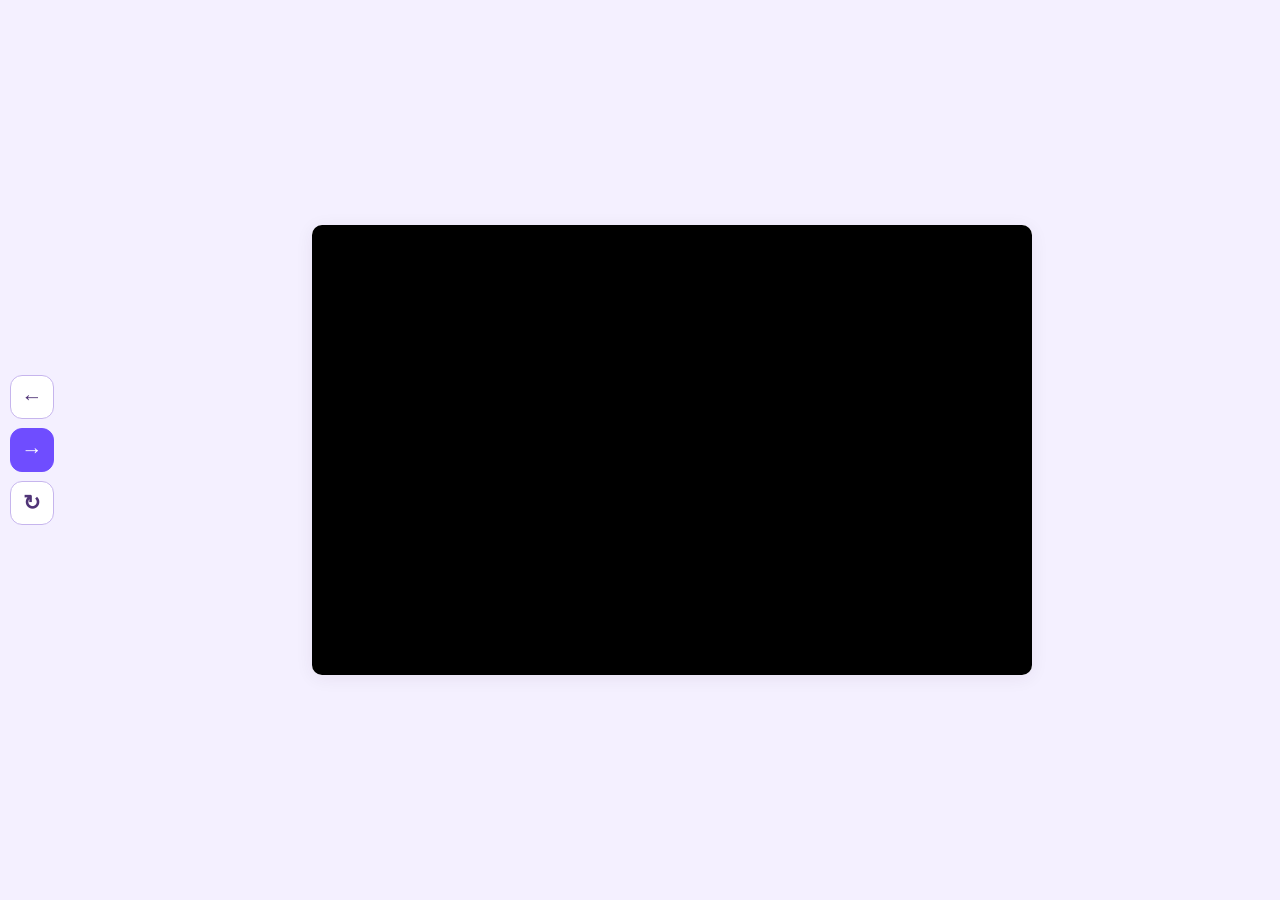
<file: index.html>
<!doctype html>
<html lang="it"><head><meta charset="utf-8"><meta name="viewport" content="width=device-width,initial-scale=1,viewport-fit=cover"><meta name="theme-color" content="#f4f0ff"><title>Presentazione da mobile</title>
<style>
*{box-sizing:border-box}html{width:100%;height:100%;overflow:hidden;overscroll-behavior:none}
body{margin:0;position:fixed;left:var(--app-left,0px);top:var(--app-top,0px);width:var(--app-width,100%);height:var(--app-height,100dvh);display:grid;grid-template-columns:calc(64px + env(safe-area-inset-left,0px)) minmax(0,1fr);overflow:hidden;font-family:Arial,sans-serif;background:#f4f0ff;color:#342246}
aside{display:flex;align-items:center;justify-content:center;padding-left:env(safe-area-inset-left,0px);z-index:2}
nav{display:flex;flex-direction:column;gap:9px}
button{width:44px;height:44px;padding:0;border:1px solid #c6b5ed;border-radius:12px;background:white;color:#503477;font:600 21px Arial;cursor:pointer;touch-action:manipulation}
button.primary{background:#6f4dff;color:white;border-color:#6f4dff}button:disabled{opacity:.45}
button:focus-visible{outline:3px solid #00bebb;outline-offset:2px}
main{min-width:0;min-height:0;display:grid;place-items:center;overflow:hidden;contain:strict;padding:16px max(16px,env(safe-area-inset-right,0px)) 16px 16px}
#presentationSurface{position:relative;overflow:hidden;contain:strict;background:white;border-radius:10px;box-shadow:0 3px 18px #34224612}
#presentationCanvas{position:absolute;left:0;top:0;width:1440px;height:900px;transform-origin:0 0}iframe{display:block;width:1440px;min-width:1440px;max-width:1440px;height:900px;min-height:900px;max-height:900px;border:0}
</style></head>
<body>
<aside><nav aria-label="Controlli presentazione"><button id="prev" aria-label="Indietro" disabled>←</button><button id="next" class="primary" aria-label="Avanti" disabled>→</button><button id="restart" aria-label="Ricomincia" disabled>↻</button></nav></aside>
<main id="screen"><div id="presentationSurface"><div id="presentationCanvas"><iframe id="deck" width="1440" height="900" scrolling="no" src="presentazione.html?v=video-6" title="Presentazione One Tech" allow="autoplay; fullscreen" allowfullscreen></iframe></div></div></main>
<script>
const frame=document.getElementById('deck'),screen=document.getElementById('screen'),surface=document.getElementById('presentationSurface'),canvas=document.getElementById('presentationCanvas');
function fit(){
 const r=screen.getBoundingClientRect(),css=getComputedStyle(screen),w=r.width-parseFloat(css.paddingLeft)-parseFloat(css.paddingRight),h=r.height-parseFloat(css.paddingTop)-parseFloat(css.paddingBottom);
 if(w<=0||h<=0)return;
 const scale=Math.min(w/1440,h/900,.5);
 surface.style.width=(1440*scale)+'px';surface.style.height=(900*scale)+'px';
 // Keep the frame at its design size; scale only the surrounding canvas.
 canvas.style.transform='scale('+scale+')';
}
function viewport(){
 const vv=window.visualViewport,w=vv?.width||document.documentElement.clientWidth,h=vv?.height||innerHeight;
 document.body.style.setProperty('--app-width',w+'px');document.body.style.setProperty('--app-height',h+'px');
 document.body.style.setProperty('--app-left',(vv?.offsetLeft||0)+'px');document.body.style.setProperty('--app-top',(vv?.offsetTop||0)+'px');
 requestAnimationFrame(fit);
}
new ResizeObserver(fit).observe(screen);addEventListener('resize',viewport);addEventListener('pageshow',viewport);
visualViewport?.addEventListener('resize',viewport);visualViewport?.addEventListener('scroll',viewport);
addEventListener('orientationchange',()=>{viewport();[80,250,600].forEach(delay=>setTimeout(viewport,delay))});viewport();
function nav(dir){const action=dir==='forward'?'forward':'backward',win=frame.contentWindow;if(typeof win[action]==='function')win[action]()}
document.getElementById('next').onclick=()=>nav('forward');document.getElementById('prev').onclick=()=>nav('backward');
document.getElementById('restart').onclick=()=>{if(confirm('Ricominciare la presentazione dall’inizio?'))frame.src=frame.getAttribute('src')};
frame.onload=()=>{
 document.querySelectorAll('button').forEach(b=>b.disabled=false);
 const doc=frame.contentDocument;if(doc){
  const style=doc.createElement('style');style.id='mobile-crisp-brand';
  style.textContent='.stage.state-products:not(.world-home):not([class*="zoom-"])>.brand{filter:none!important}.stage.state-products:not(.world-home):not([class*="zoom-"])>.brand>.color-pulse-mark{opacity:1!important;filter:none!important;will-change:auto!important}.stage.state-products:not(.world-home):not([class*="zoom-"])>.brand>.color-pulse-mark path{animation:none!important}.stage.state-products:not(.world-home):not([class*="zoom-"]) .one-inner-light{display:none!important}.nav,.hint{display:none!important}';
  doc.head.appendChild(style);
 }fit();
};
document.addEventListener('keydown',e=>{if(e.key==='ArrowRight'||e.key==='ArrowLeft'){e.preventDefault();nav(e.key==='ArrowRight'?'forward':'backward')}});
</script><script>const architectureMode=new URLSearchParams(location.search).get('architecture');if(['none','extended'].includes(architectureMode)){const frame=document.getElementById('deck');const url=new URL(frame.getAttribute('src'),location.href);url.searchParams.set('architecture',architectureMode);frame.src=url.href;}</script></body></html>
</file>
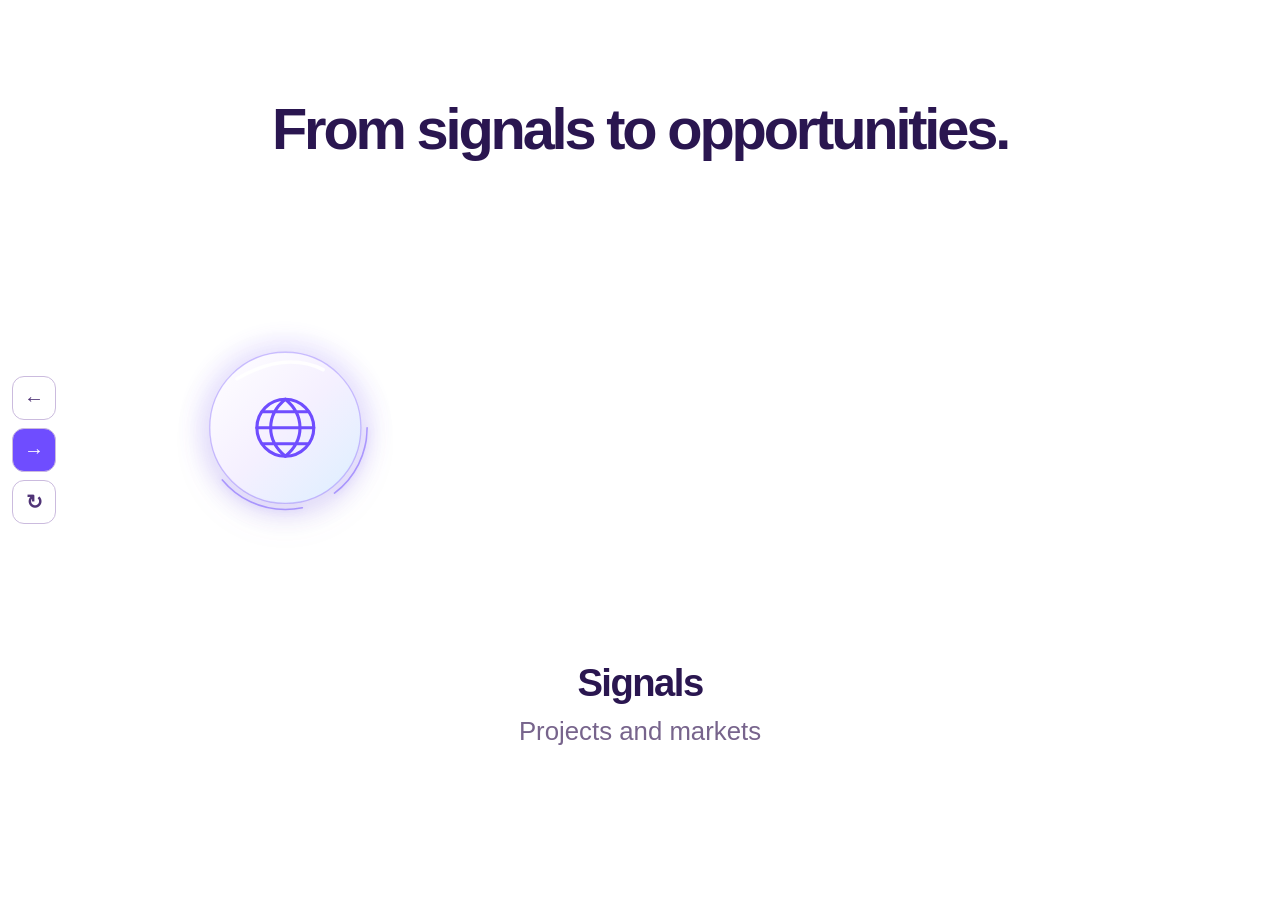
<file: architecture-extended.html>
<!doctype html><html lang="en"><head><meta charset="utf-8"><meta name="viewport" content="width=device-width,initial-scale=1"><title>One Tech architecture — extended version</title><link rel="stylesheet" href="architecture-extended.css?v=20"><style>*{box-sizing:border-box}html,body{margin:0;width:100%;height:100%;overflow:hidden;background:#f4f0ff}#architecturePreviewControls{position:fixed;top:50%;left:12px;transform:translateY(-50%);z-index:400;display:flex;flex-direction:column;gap:8px}#architecturePreviewControls button{width:44px;height:44px;border:1px solid #cbbbde;border-radius:12px;color:#503477;background:#ffffffea;font:600 20px Arial;cursor:pointer;touch-action:manipulation}#architecturePreviewControls button.primary{background:#6f4dff;color:white}</style></head><body tabindex="-1"><nav id="architecturePreviewControls" aria-label="Architecture controls"><button id="architecturePreviewPrev" aria-label="Previous step">←</button><button id="architecturePreviewNext" class="primary" aria-label="Next step">→</button><button id="architecturePreviewRestart" aria-label="Restart architecture">↻</button></nav><script src="architecture-extended.js?v=20"></script></body></html>
</file>
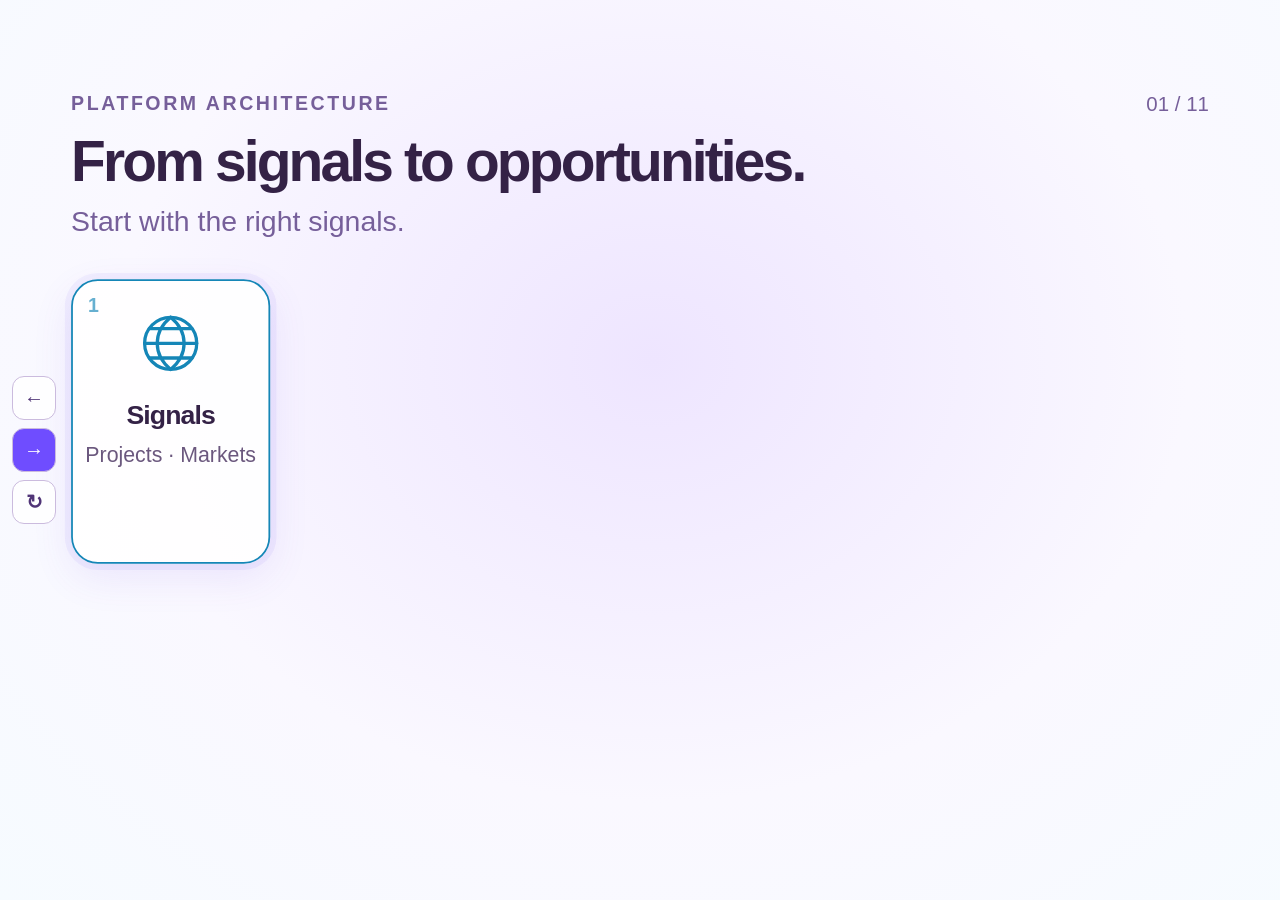
<file: architecture.html>
<!doctype html><html lang="en"><head><meta charset="utf-8"><meta name="viewport" content="width=device-width,initial-scale=1"><title>One Tech architecture</title><link rel="stylesheet" href="architecture-scene.css?v=5"><style>*{box-sizing:border-box}html,body{margin:0;width:100%;height:100%;overflow:hidden;background:#f4f0ff}#architecturePreviewControls{position:fixed;top:50%;left:12px;transform:translateY(-50%);z-index:400;display:flex;flex-direction:column;gap:8px}#architecturePreviewControls button{width:44px;height:44px;border:1px solid #cbbbde;border-radius:12px;color:#503477;background:#ffffffea;font:600 20px Arial;cursor:pointer;touch-action:manipulation}#architecturePreviewControls button.primary{background:#6f4dff;color:white}</style></head><body tabindex="-1"><nav id="architecturePreviewControls" aria-label="Architecture controls"><button id="architecturePreviewPrev" aria-label="Previous step">←</button><button id="architecturePreviewNext" class="primary" aria-label="Next step">→</button><button id="architecturePreviewRestart" aria-label="Restart architecture">↻</button></nav><script src="architecture-scene.js?v=4"></script></body></html>
</file>
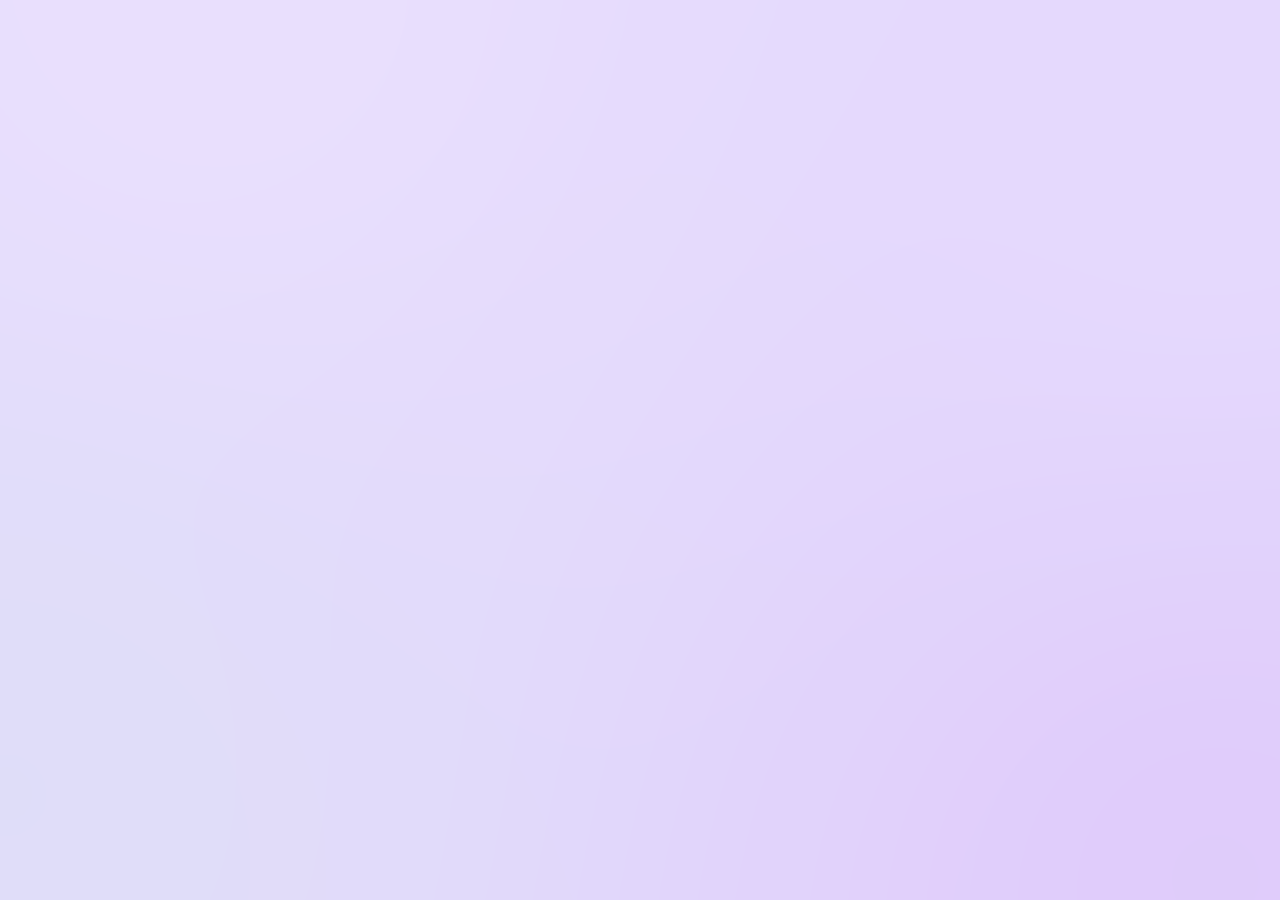
<file: kore-scenes-v38.html>
<!doctype html><html lang="en"><head><meta charset="utf-8"><meta name="viewport" content="width=device-width,initial-scale=1"><title>KORE — One coordinated workflow</title><style>
*{box-sizing:border-box}html,body{margin:0;width:100%;height:100%;overflow:hidden;background:#f3edfb}body{font-family:Inter,Arial,sans-serif}svg.screen{width:100%;height:100%;display:block;background:radial-gradient(ellipse at 65% 22%,#fff,#f4effb 50%,#e9dcf8)}
#intro{position:fixed;inset:0;z-index:20;background:radial-gradient(ellipse at 60% 20%,#fff,#f4effb 55%,#e9dcf8);opacity:1;transition:opacity 1.2s;pointer-events:none}body.journey #intro{opacity:0;visibility:hidden;transition:opacity 1.2s,visibility 0s 1.2s}
.intro-logo{opacity:0;transform:translateY(30px) scale(.9);transform-origin:center;transform-box:fill-box}html.started .intro-logo{animation:officialReveal 1.8s cubic-bezier(.16,.8,.2,1) both}
.intro-product{opacity:0;transform:translateY(35px);transform-box:fill-box;transform-origin:center}html.started .intro-product{animation:officialReveal 1.5s var(--delay) cubic-bezier(.16,.8,.2,1) both}
.intro-wire{fill:none;stroke-width:2;stroke-dasharray:1000;stroke-dashoffset:1000}html.started .intro-wire{animation:connect 2s 1s ease both}
.intro-packet{opacity:0}html.started .intro-packet{animation:packetReveal 1s 2s forwards}
.core-aura{opacity:.7;animation:auraBreath 5s ease-in-out infinite;transform-origin:center;transform-box:fill-box}
.chat-float{animation:chatDrift 4s ease-in-out infinite;animation-delay:var(--delay,0s);transform-box:fill-box;transform-origin:center}
.node-aura{fill:none;stroke-width:1;stroke-dasharray:14 8 3 12;transform-box:fill-box;transform-origin:center;animation:orbit 24s linear infinite}
.product-disc{filter:drop-shadow(0 8px 15px #6315e81c)}
.flow{fill:none;stroke-width:2;stroke-dasharray:6 12;animation:current 2s linear infinite;opacity:.6}
#world{transform-origin:0 0;transition:transform 2.2s cubic-bezier(.22,.8,.2,1);will-change:transform}
#journeyCanvas{visibility:hidden}body.journey #journeyCanvas{visibility:visible}
.person{color:#796983}.person .skin{fill:#bea49a}.person .suit{fill:currentColor}.person .hair{fill:#6e616e}.person .shirt{fill:#fff}.person .tie{fill:#6315e8}
.walk-arm{transform-origin:center;transform-box:fill-box;animation:walkArm 1.1s ease-in-out infinite alternate}
.visitor-chat{animation:chatDrift 4s ease-in-out infinite;transform-box:fill-box}
.generation{opacity:0;transition:opacity .6s}.document-stage .generation{opacity:1}
#travelDoc{opacity:0;transition:opacity .5s;filter:drop-shadow(0 5px 8px #6315e822)}body.document-stage #travelDoc{opacity:1}
.engine-glint{animation:glint 3.5s ease-in-out infinite}
.document-check{opacity:0;transition:opacity .5s}body.validated-stage .document-check{opacity:1}
.architecture{opacity:0;transition:opacity 1s}body.architecture-stage .architecture{opacity:1}
.handoff .world-engine{opacity:0}.flight-logo{position:fixed;z-index:30;display:grid;place-items:center;border-radius:50%;pointer-events:none;box-shadow:0 6px 25px #6315e81a;transform-origin:top left}.flight-logo img{width:58%;height:58%;object-fit:contain}
@keyframes officialReveal{to{opacity:1;transform:translateY(0) scale(1)}}@keyframes connect{to{stroke-dashoffset:0}}@keyframes packetReveal{to{opacity:1}}@keyframes current{to{stroke-dashoffset:-72}}@keyframes orbit{to{transform:rotate(360deg)}}@keyframes chatDrift{50%{transform:translateY(-8px)}}@keyframes auraBreath{50%{opacity:.4;transform:scale(1.06)}}@keyframes walkArm{to{transform:rotate(8deg)}}@keyframes glint{50%{opacity:.35}}
@media(prefers-reduced-motion:reduce){*{animation-duration:.01s!important;animation-iteration-count:1!important;transition-duration:.01s!important}.intro-product,.intro-logo{opacity:1;transform:none}}
</style><style>#intro{background:#f7f5fc url("kore-atmosphere-v75.png") center/100% 100% no-repeat;transform-origin:29% 50%;transition:opacity 1.5s ease,transform 1.8s cubic-bezier(.22,.75,.2,1)}.kore-ae-video{position:absolute;inset:0;width:100%;height:100%;object-fit:cover;opacity:0;pointer-events:none}.kore-ae-video.visible{opacity:1}body.journey #intro{transform:scale(1.85);opacity:0;visibility:hidden;transition:opacity 1.5s ease,transform 1.8s cubic-bezier(.22,.75,.2,1),visibility 0s 1.8s}body:not(.journey) #journeyCanvas{visibility:hidden!important}</style><style>.case-example{position:fixed;inset:0;pointer-events:none;z-index:20;font-family:Inter,Arial,sans-serif;visibility:hidden;opacity:0;transition:opacity .8s ease}.journey:not(.architecture-stage) .case-example{visibility:visible;opacity:1}.case-heading{position:absolute;left:6%;top:7%;max-width:68%;font-size:clamp(27px,3.2vw,48px);font-weight:650;letter-spacing:-.05em;color:#342246}.case-heading small{display:block;font-size:12px;letter-spacing:.06em;color:#947caa;margin-bottom:15px;font-weight:500}.case-detail{position:absolute;right:5%;top:29%;width:clamp(220px,24vw,350px);padding:24px;border:1px solid #d1bce855;border-radius:22px;background:#ffffffeb;box-shadow:0 15px 50px #6315e80a;transition:opacity .35s,transform .55s}.case-detail h2{font-size:20px;line-height:1.2;margin:0 0 18px;color:#6315e8}.case-row{font-size:14px;line-height:1.45;color:#6c577d;margin:14px 0}.case-row strong{display:block;color:#342246;font-size:19px;font-weight:600}.case-note{position:absolute;left:6%;bottom:4%;font-size:11px;color:#917aa6;letter-spacing:.015em}.case-detail.rebuilding{opacity:0;transform:translateY(12px)}@media(max-width:900px){.case-detail{top:auto;bottom:7%;right:4%;padding:16px;width:235px}.case-row{font-size:11px;margin:9px 0}.case-row strong{font-size:15px}.case-heading{font-size:27px}}</style><style>.case-note{padding:8px 12px;border-radius:8px;background:#ffffffe6;color:#6b577b;max-width:85%;font-size:12px}</style><style>
html,body{background:#f7f5fc url("kore-atmosphere-v75.png") center/cover fixed no-repeat}
svg.screen{background:transparent}
#intro{background:transparent;transform-origin:24.5% 51%;transition:none!important}
body.journey #intro{opacity:1;visibility:visible;transform:none;transition:none!important}
.kore-ae-video{transition:opacity .65s ease}
body.kore-diving .case-example{opacity:0!important;visibility:hidden!important}
#koreZoomVeil{position:fixed;inset:0;width:100%;height:100%;z-index:21;pointer-events:none;display:none}
#argoAperture .aperture-line{fill:none;stroke:#b48aff;stroke-width:2;opacity:.25}
#argoAperture .scan-line{animation:scanAperture 3s ease-in-out infinite}
@keyframes scanAperture{50%{transform:translateY(70px);opacity:.3}}
</style><style>
#koreMorphBrand{position:fixed;z-index:24;pointer-events:none;transform-origin:0 0;contain:layout style;}
body.kore-diving .case-example{opacity:0!important;visibility:hidden!important}
body.kore-diving #world{transition:none!important}
body.kore-diving .product-disc{filter:none}
@media(max-width:700px){body.journey .case-heading{max-width:65%}}
</style><style>
#korePaperContinuity{position:fixed;inset:0;z-index:100;pointer-events:none;background:#ede2fd;mix-blend-mode:multiply}
</style><style>#argoStation{opacity:0;transition:opacity .65s}body.validated-stage #argoStation{opacity:1;transition-delay:.8s}</style><style>
@font-face{font-family:Sora;src:url('sora-variable.ttf') format('truetype');font-weight:100 800;font-style:normal;font-display:swap}
.kore-ae-video{transition:none!important;opacity:1}
.case-example{z-index:101}
.case-detail{--panel-accent:#6315e8;--panel-ink:#342246;--panel-muted:#6c577d;border-radius:22px;box-shadow:0 18px 48px #0b182514;border-color:color-mix(in srgb,var(--panel-accent) 22%,transparent);font-family:Inter,Arial,sans-serif}
.case-detail h2{color:var(--panel-accent);font-family:inherit;font-weight:650}
.case-row{color:var(--panel-muted);font-family:inherit}
.case-row strong{color:var(--panel-ink);font-family:inherit;line-height:1.4;font-weight:550}
.case-detail[data-product="allmessage"]{--panel-accent:#308bea;--panel-ink:#333c45;--panel-muted:#71808e;background:#fff;font-family:Sora,sans-serif;border-color:#d6e9ff;border-radius:18px;box-shadow:0 16px 44px #308bea14}
.case-detail[data-product="allmessage"] h2{font-weight:650;letter-spacing:-.035em}
.case-detail[data-product="allmessage"] .case-row{font-size:12px}.case-detail[data-product="allmessage"] .case-row strong{font-size:17px}
.case-detail[data-product="milo"]{--panel-accent:#04282b;--panel-ink:#04282b;--panel-muted:#175e61;background:#00cdcb;border-color:#ffffff80;border-radius:24px;font-family:Inter,ui-sans-serif,'Segoe UI',sans-serif;box-shadow:0 18px 42px #04282b1a}
.case-detail[data-product="milo"] h2,.case-detail[data-product="milo"] .case-row strong{font-weight:790}
.case-detail[data-product="argo"],.case-detail[data-product="argo-plus"]{--panel-accent:#1f9d5a;--panel-ink:#e8f1eb;--panel-muted:#819188;background:#050706;border-color:#24342b;border-radius:9px;font-family:'DM Mono','SFMono-Regular',Consolas,'Liberation Mono',monospace;box-shadow:0 18px 42px #05070624}
.case-detail[data-product="argo-plus"]{background:#0b1710;border-color:#1f9d5a80}
.case-detail[data-product="argo"] h2,.case-detail[data-product="argo-plus"] h2{font-weight:400;letter-spacing:.08em}
.case-detail[data-product="argo"] .case-row,.case-detail[data-product="argo-plus"] .case-row{font-size:12px;border-top:1px solid #24342b;padding-top:14px}
.case-detail[data-product="argo"] .case-row strong,.case-detail[data-product="argo-plus"] .case-row strong{font-size:16px;font-weight:400}
.case-detail[data-product="kore"]{--panel-accent:#6315e8;--panel-ink:#342246;--panel-muted:#79658f;background:linear-gradient(145deg,#faf6ff,#ede2fd);border-color:#cdb9f0;border-radius:22px}
</style><style>
.case-detail{left:4%;right:auto;top:18%;bottom:auto;width:clamp(360px,34vw,600px);padding:clamp(28px,2.5vw,44px)}
.case-detail h2{font-size:clamp(28px,2.2vw,38px);margin:0 0 26px}
.case-detail[data-product] .case-row{font-size:clamp(18px,1.3vw,23px);margin:22px 0}
.case-detail[data-product] .case-row strong{font-size:clamp(24px,1.75vw,31px);line-height:1.35;margin-top:7px}
.case-product-logo{display:block;width:clamp(180px,16vw,260px);height:auto;max-width:100%;object-fit:contain}
@media(max-width:900px){.case-detail{left:4%;right:auto;top:10%;bottom:auto;width:34vw;min-width:260px;padding:24px}.case-detail h2{font-size:27px}.case-detail[data-product] .case-row{font-size:17px}.case-detail[data-product] .case-row strong{font-size:23px}}
@media(max-width:600px){.case-detail{top:4%;left:4%;width:92%;min-width:0;padding:20px}.case-detail h2{font-size:25px;margin-bottom:14px}.case-detail[data-product] .case-row{font-size:15px;margin:12px 0}.case-detail[data-product] .case-row strong{font-size:20px}}
</style><style>.case-product-logo{width:clamp(220px,19vw,320px);height:clamp(60px,4.6vw,80px);object-fit:contain;object-position:left center}.case-detail[data-product="milo"] .case-product-logo{width:clamp(150px,12vw,210px)}@media(max-width:900px){.case-product-logo{width:210px;height:58px}}</style><style>body:not(.journey) #journeyCanvas *{animation-play-state:paused!important}body.journey #intro *{animation-play-state:paused!important}</style><script>(function(){function silence(el){if(el instanceof HTMLMediaElement){el.defaultMuted=true;if(!el.muted)el.muted=true;if(el.volume!==0)el.volume=0}}document.addEventListener('play',e=>silence(e.target),true);document.addEventListener('volumechange',e=>silence(e.target),true);document.addEventListener('DOMContentLoaded',()=>document.querySelectorAll('video,audio').forEach(silence),{once:true});})();</script><style>
html.kore-mobile .product-disc,html.kore-mobile #travelDoc{filter:none}
html.kore-mobile .node-aura,html.kore-mobile .visitor-chat,html.kore-mobile .walk-arm,html.kore-mobile .engine-glint{animation:none}
html.kore-mobile .case-detail{box-shadow:none}
html.kore-mobile #world{will-change:transform;backface-visibility:hidden}
</style><style>#koreFunnelBrand{position:fixed;right:6%;top:7%;width:min(230px,20vw);height:80px;object-fit:contain;object-position:right top;z-index:25;pointer-events:none}#koreFunnelBrand[hidden]{display:none}body.journey #koreMorphBrand{visibility:hidden}</style></head><body tabindex="-1">
<svg width="0" height="0" style="position:absolute" aria-hidden="true"><defs>
<symbol id="chat" viewBox="0 0 80 70"><path d="M8 8h64v42H32L15 64V50H8z" fill="white" stroke="currentColor" stroke-width="3"/><path d="M22 22h36M22 34h25" fill="none" stroke="currentColor" stroke-width="3" stroke-linecap="round"/></symbol>
<symbol id="document" viewBox="0 0 80 100"><path d="M10 6h40l22 22v64H10zM50 6v23h22" fill="white" stroke="#6315e8" stroke-width="3" stroke-linejoin="round"/><path d="M24 44h34M24 58h34M24 72h22" stroke="#b59ed6" stroke-width="3"/><path class="document-check" d="M42 79l9 8 15-18" fill="none" stroke="#209b68" stroke-width="3"/></symbol>
<symbol id="person" viewBox="0 0 90 160"><g class="person"><circle class="skin" cx="45" cy="25" r="17"/><path class="hair" d="M27 22a18 18 0 0 1 36 0z"/><path class="suit" d="M27 49h36l11 52-13 3-5-30v75H34V74l-7 31-13-4z"/><path class="shirt" d="M34 49l11 23 11-23z"/><path class="tie" d="M45 57l5 9-5 27-5-27z"/><path d="M39 105v44M51 105v44" stroke="#655970" stroke-width="10" stroke-linecap="round"/><g class="walk-arm"><circle class="skin" cx="21" cy="102" r="6"/><circle class="skin" cx="68" cy="102" r="6"/></g></g></symbol>
<symbol id="check" viewBox="0 0 60 60"><circle cx="30" cy="30" r="25" fill="white" stroke="#209b68" stroke-width="2"/><path d="M17 30l9 9 18-20" fill="none" stroke="#209b68" stroke-width="3" stroke-linecap="round"/></symbol>
</defs></svg>
<section id="intro" aria-label="KORE: one continuous animation"><video class="kore-ae-video visible" muted playsinline preload="auto" src="kore-continuous-4k60-v98-silent-v113.mp4"></video></section>
<svg id="journeyCanvas" class="screen" viewBox="0 0 1200 720" aria-label="KORE coordinated workflow">
<defs><mask id="koreDiagonalVoid" maskUnits="userSpaceOnUse" x="0" y="0" width="8500" height="1600"><rect width="8500" height="1600" fill="white"/><path id="officialKoreCut" d="M1456 150L2251 145L150 2259L-2000 4422.30318895764L-2000 3677.448698315467L150 1483Z" transform="translate(1505 340) scale(.48)" fill="black"/></mask></defs><g id="world">
<g mask="url(#koreDiagonalVoid)"><path id="workflowFloor" d="M0 650H8500V1600H0Z" fill="#6315e8"/><path d="M0 676H8500" fill="none" stroke="#ad7bff" stroke-width="12" opacity=".4"/></g>

<path d="M100 649H8500" mask="url(#koreDiagonalVoid)" stroke="#9c73c7" stroke-width="2" opacity=".4"/>
<g id="visitors"> <use href="#person" x="240" y="492" width="90" height="160"/><use href="#person" x="335" y="498" width="86" height="153"/><use href="#person" x="420" y="485" width="92" height="165"/>
<g style="color:#328cf3"><use class="visitor-chat" href="#chat" x="285" y="452" width="62" height="53"/><use class="visitor-chat" href="#chat" x="430" y="423" width="58" height="52"/></g></g>
<path class="flow" stroke="#328cf3" d="M485 495Q590 420 705 505"/><path class="flow" stroke="#00cdcb" d="M795 505H1130"/>
<g style="color:#328cf3"><use href="#chat" x="0" y="0" width="38" height="34"><animateMotion path="M485 495Q590 420 705 505" dur="3s" repeatCount="indefinite"/></use></g>
<g class="world-engine"><circle class="product-disc" cx="750" cy="505" r="65" fill="white" stroke="#328cf3" stroke-width="2"/><circle class="node-aura" cx="750" cy="505" r="76" stroke="#328cf355"/><image href="allmessage-a.svg" x="715" y="470" width="70" height="70"/></g>
<g class="world-engine"><circle class="product-disc" cx="1200" cy="505" r="65" fill="#00cdcb"/><circle class="node-aura" cx="1200" cy="505" r="76" stroke="#00cdcb66"/><image href="milo-m.svg" x="1165" y="470" width="70" height="70"/><g class="generation"><path class="flow" stroke="#00aaa7" d="M1248 550Q1310 550 1345 587"/><use href="#chat" x="1175" y="393" width="55" height="50" style="color:#00aaa7"/></g></g>
<g style="color:#00aaa7"><use href="#chat" x="-17" y="-15" width="34" height="30"><animateMotion path="M800 505H1140" dur="3.8s" repeatCount="indefinite"/></use></g>
<g id="argoAperture" aria-label="ARGO inside KORE's official diagonal separation"><g id="elevator"><image href="argo-wordmark.svg" x="1930" y="684" width="110" height="27"/><rect x="1925" y="724" width="120" height="175" rx="20" fill="#ffffffa8" stroke="#d1bce8" stroke-width="2"/><circle cx="1985" cy="775" r="35" fill="#050706"/><image href="argo-a.svg" x="1963" y="753" width="44" height="44"/><path class="scan-line" d="M1935 818h100" stroke="#1f9d5a" stroke-width="2"/><path d="M1938 882h94" stroke="#d1bce8" stroke-width="2"/></g></g>
<g id="argoStation" transform="translate(0 230)"><image href="argo-plus-wordmark-v87.svg" x="2265" y="168" width="200" height="40"/><rect x="2240" y="230" width="250" height="184" rx="25" fill="#fbf8ff" stroke="#d1bce8" stroke-width="3"/><circle cx="2365" cy="300" r="45" fill="#050706"/><image href="argo-plus-compact-v87.svg" x="2330" y="276" width="70" height="47"/><path d="M2270 377h190" stroke="#209b68" stroke-width="2"/><circle class="engine-glint" cx="2457" cy="250" r="5" fill="#209b68"/></g>
<g id="argoPlus" transform="translate(0 230)"><rect x="2920" y="230" width="250" height="184" rx="25" fill="#fbf8ff" stroke="#d1bce8" stroke-width="3"/><circle cx="3045" cy="300" r="45" fill="#050706"/><image href="kore-k.svg" x="3020" y="275" width="50" height="50"/><use href="#check" x="3140" y="345" width="40" height="40"/></g>
<path transform="translate(0 230)" d="M3650 419V215" stroke="#796983" stroke-width="4"/><path transform="translate(0 230)" d="M3650 215l98 30-98 35z" fill="#6315e8"/>
<g id="recipient" transform="translate(0 236)"><g id="adviserWalker" transform="translate(3560 260)" aria-label="Adviser walking with grounded alternating steps"><ellipse cx="0" cy="154" rx="25" ry="2" fill="#342246" opacity=".12"/><g fill="none" stroke="#655970" stroke-width="10" stroke-linecap="round" stroke-linejoin="round"><path id="adviserLegBack" d="M6 103L6 128L6 151"/><path id="adviserLegFront" d="M-6 103L-6 128L-6 151"/></g><g fill="none" stroke="#51465c" stroke-width="6" stroke-linecap="round"><path id="adviserFootBack" d="M2 151H12"/><path id="adviserFootFront" d="M-10 151H0"/></g><g id="adviserTorso"><circle cx="0" cy="25" r="17" fill="#bea49a"/><path d="M-18 22a18 18 0 0 1 36 0z" fill="#6e616e"/><path d="M-18 49H18L13 105H-13Z" fill="#796983"/><path d="M-11 49L0 72L11 49Z" fill="white"/><path d="M0 57L5 66L0 93L-5 66Z" fill="#6315e8"/><path id="adviserArm" d="M-16 55L-23 79L-26 101" fill="none" stroke="#796983" stroke-width="11" stroke-linecap="round"/><circle id="adviserHand" cx="-26" cy="101" r="6" fill="#bea49a"/><path d="M16 55L23 79L23 100" fill="none" stroke="#796983" stroke-width="11" stroke-linecap="round"/><circle cx="23" cy="100" r="6" fill="#bea49a"/></g></g><rect x="3590" y="350" width="67" height="57" rx="9" fill="#b794dc" stroke="#6315e8" stroke-width="2"/><path d="M3610 350v-17h26v17" fill="none" stroke="#6315e8" stroke-width="3"/></g>
<g class="architecture"></g>
<g id="travelDoc"><use href="#document" x="-27" y="-35" width="54" height="70"/></g>
</g></svg>
<section class="case-example" aria-label="Illustrative salary-backed loan workflow"><article class="case-detail" id="caseDetail"></article></section><script>

// Mobile: use geometric clipping instead of a large offscreen luminance mask.
// The cut uses the same transformed points as the official KORE diagonal.
let koreMobile=false;
try{koreMobile=new URL(top.location.href).pathname.endsWith('/presentazione-da-mobile/')||new URL(top.location.href).pathname.endsWith('/index.html')||new URL(location.href).searchParams.get('mobile')==='1'}catch{}
if(koreMobile){
 document.documentElement.classList.add('kore-mobile');
 const ns='http://www.w3.org/2000/svg',clip=document.createElementNS(ns,'clipPath'),cut=document.createElementNS(ns,'path');
 clip.id='koreDiagonalClip';clip.setAttribute('clipPathUnits','userSpaceOnUse');
 cut.setAttribute('clip-rule','evenodd');
 cut.setAttribute('d','M0 0H8500V1600H0Z M2203.88 412L2585.48 409.6L1577 1424.32L545 2462.705530699667L545 2105.175375191424L1577 1051.84Z');
 clip.appendChild(cut);document.querySelector('#journeyCanvas defs').appendChild(clip);
 document.querySelectorAll('[mask="url(#koreDiagonalVoid)"]').forEach(el=>{el.removeAttribute('mask');el.setAttribute('clip-path','url(#koreDiagonalClip)')});
}

let step=0,busy=false,docAnimation=null,walkAnimation=null,docWalk=null,docWalkTimer=null,adviserGaitFrame=0;
const world=document.getElementById('world'),doc=document.getElementById('travelDoc'),intro=document.getElementById('intro');
const views=[null,[800,550,.72],[1200,520,1],[1985,820,.94],[2365,565,1.05],[3045,565,1.05],[3580,555,1],[4400,345,.95]];
let introPhase=0,phaseRevision=0,koreStarted=false;
const aeVideos=[...document.querySelectorAll('.kore-ae-video')];
function aeMediaReady(video){
 if(video.readyState>=2)return Promise.resolve();
 return new Promise((resolve,reject)=>{video.addEventListener('loadeddata',resolve,{once:true});video.addEventListener('error',()=>reject(new Error('KORE video could not load')),{once:true});video.load()});
}
async function showAEPhase(n,hold=false){
 const revision=++phaseRevision;introPhase=hold?2:0;busy=true;
 const video=aeVideos[0];video.pause();await aeMediaReady(video);
 const target=hold?Math.max(0,video.duration-1/60):0;
 if(Math.abs(video.currentTime-target)>.008){await new Promise(resolve=>{video.addEventListener('seeked',resolve,{once:true});video.currentTime=target})}
 if(revision!==phaseRevision||step!==0)return;
 video.classList.add('visible');
 if(hold||!koreStarted){if(hold)prepareKoreMorph();busy=false;return}
 video.onended=()=>{if(revision!==phaseRevision||step!==0)return;introPhase=2;prepareKoreMorph();busy=false};
 await video.play().catch(()=>{busy=false});
}
function pauseAE(){phaseRevision++;aeVideos.forEach(v=>{v.pause();v.onended=null})}
function beginKoreAE(){if(koreStarted)return;koreStarted=true;document.documentElement.classList.add('started');showAEPhase(0)}

const locations=[null,null,[1345,590],[1985,857],[2365,607],[3045,607],[3585,563],[3585,563]];
const caseStages=[null,['One request. Every channel.','AllMessage','WhatsApp message','“I’d like a salary-backed loan.”','Customer','Emma Carter'],['A conversation becomes a case.','MILO','Document request','“Please send your payslip and ID.”','Files received','Payslip + identity document'],['Documents become usable data.','ARGO','Employer','Northstar Ltd.','Net monthly salary','€1,800 · extracted from payslip'],['The case gets checked.','ARGO+','Identity details','Matched across documents','Employer information','Flagged for adviser review'],['One case. Ready for review.','KORE','Loan requested','€15,000','Case package','Conversation + documents + checks'],['Your adviser takes it from here.','Human review','Customer hand-off','One complete case file','Next step','Adviser review, then lender assessment']];
let caseRevision=0;function showCase(){const revision=++caseRevision,data=caseStages[step],panel=document.getElementById('caseDetail');if(!data)return;panel.classList.add('rebuilding');setTimeout(()=>{if(revision!==caseRevision)return;panel.dataset.product=({1:'allmessage',2:'milo',3:'argo',4:'argo-plus',5:'kore',6:'kore'})[step]||'kore';const productLogo={1:'allmessage-wordmark.svg',2:'milo-logo.svg',3:'argo-wordmark.svg',4:'argo-plus-wordmark-v87.svg',5:'kore-official.png'}[step];const heading=productLogo?'<img class="case-product-logo" src="'+productLogo+'" alt="'+data[1]+'">':data[1];panel.innerHTML='<h2>'+heading+'</h2><div class="case-row">'+data[2]+'<strong>'+data[3]+'</strong></div><div class="case-row">'+data[4]+'<strong>'+data[5]+'</strong></div>';panel.classList.remove('rebuilding')},220)}

// The planted foot counteracts forward translation exactly. Only the swing foot lifts.
const gaitPeriod=.9,gaitSpeed=580/8.5,stance=.56,halfStride=gaitSpeed*gaitPeriod*stance/2;
function poseAdviser(seconds){
 const moving=seconds!==null,phase=moving?(seconds/gaitPeriod)%1:0,bob=moving?-1.2*(1-Math.cos(phase*Math.PI*4))/2:0;
 document.getElementById('adviserTorso').setAttribute('transform','translate(0 '+bob+')');
 for(const [side,hip,offset] of [['Back',6,.5],['Front',-6,0]]){
  const p=(phase+offset)%1;let fx=hip,fy=151;
  if(moving){if(p<stance){fx=halfStride-gaitSpeed*gaitPeriod*p}else{const s=(p-stance)/(1-stance),ease=s*s*(3-2*s);fx=-halfStride+2*halfStride*ease;fy=151-Math.sin(Math.PI*s)*12}}
  const hy=103+bob,dx=fx-hip,dy=fy-hy,d=Math.hypot(dx,dy),bend=Math.sqrt(Math.max(0,27*27-d*d/4)),kx=(hip+fx)/2+dy/d*bend,ky=(hy+fy)/2-dx/d*bend;
  document.getElementById('adviserLeg'+side).setAttribute('d','M'+hip+' '+hy+'L'+kx+' '+ky+'L'+fx+' '+fy);
  document.getElementById('adviserFoot'+side).setAttribute('d','M'+(fx-4)+' '+fy+'H'+(fx+6));
 }
 const swing=moving?Math.sin(phase*Math.PI*2)*9:0;
 document.getElementById('adviserArm').setAttribute('d','M-16 55L'+(-23+swing*.4)+' 79L'+(-26+swing)+' 101');
 document.getElementById('adviserHand').setAttribute('cx',-26+swing);
}
function startAdviserGait(animation){
 function tick(){const elapsed=(Number(animation.currentTime)||0)-2400;if(step!==6)return;
  if(elapsed<0)poseAdviser(null);else if(elapsed>=8500){poseAdviser(null);adviserGaitFrame=0;return}else poseAdviser(elapsed/1000);
  adviserGaitFrame=requestAnimationFrame(tick);
 }adviserGaitFrame=requestAnimationFrame(tick);
}

function render(previous=step){showCase();
// Direct reverse entry skips the intro-to-funnel animation, so restore the
// visibility explicitly on every step instead of relying on its completion.
intro.style.visibility=step>0&&!document.body.classList.contains('kore-diving')?'hidden':'visible';
const funnelScreen=document.getElementById('journeyCanvas');funnelScreen.style.visibility=step>0?'visible':'hidden';
let funnelBrand=document.getElementById('koreFunnelBrand');if(!funnelBrand){funnelBrand=document.createElement('img');funnelBrand.id='koreFunnelBrand';funnelBrand.src='kore-official.png';funnelBrand.alt='KORE';document.body.appendChild(funnelBrand)}funnelBrand.hidden=step===0;
clearTimeout(docWalkTimer);docWalk?.cancel();cancelAnimationFrame(adviserGaitFrame);adviserGaitFrame=0;poseAdviser(null);
document.body.classList.toggle('journey',step>0);document.body.classList.toggle('document-stage',step>=2);document.body.classList.toggle('architecture-stage',step===7);
document.body.classList.toggle('validated-stage',step>=4);
if(step===0){docAnimation?.cancel();walkAnimation?.cancel();doc.style.opacity='0';return}
const [x,y,scale]=views[step];world.style.transform='translate('+(840-x*scale)+'px,'+(430-y*scale)+'px) scale('+scale+')';
doc.style.removeProperty('opacity');docAnimation?.cancel();
if(step>=2){const end=locations[step],start=locations[Math.max(2,previous)]||end;const frames=[{transform:'translate('+start[0]+'px,'+start[1]+'px) scale('+(previous<2?.05:1)+')'},{transform:'translate('+end[0]+'px,'+end[1]+'px) scale(1)'}];docAnimation=doc.animate(frames,{duration:step===3?2800:2100,easing:'cubic-bezier(.22,.75,.2,1)',fill:'forwards'})}
walkAnimation?.cancel();if(step===6){walkAnimation=document.getElementById('recipient').animate([{transform:'translate(0px,236px)'},{transform:'translate(580px,236px)'}],{duration:8500,delay:2400,fill:'forwards',easing:'linear'});startAdviserGait(walkAnimation);docWalkTimer=setTimeout(()=>{if(step===6)docWalk=doc.animate([{transform:'translate(3585px,563px)'},{transform:'translate(4165px,563px)'}],{duration:8500,fill:'forwards',easing:'linear'})},2400)}
}
let koreMorphCache=null;
function prepareKoreMorph(){
 if(koreMorphCache)return koreMorphCache;
 const video=aeVideos[0];if(video.readyState<2)return null;
 const frame=document.createElement('canvas'),ratio=Math.min(1,(koreMobile?960:1920)/video.videoWidth);
 frame.width=Math.round(video.videoWidth*ratio);frame.height=Math.round(video.videoHeight*ratio);
 const ctx=frame.getContext('2d',{willReadFrequently:true});let pixels;
 // Local file origins can forbid reading video pixels. This optional effect
 // must never prevent the video from unlocking navigation or the funnel.
 try{ctx.drawImage(video,0,0,frame.width,frame.height);pixels=ctx.getImageData(0,0,frame.width,frame.height)}
 catch{frame.width=frame.height=1;return null}
 const d=pixels.data;
 let minX=frame.width,minY=frame.height,maxX=0,maxY=0;
 // Extract the already-rendered logo once. No live masks or per-frame drawing.
 for(let y=0;y<frame.height;y++)for(let x=0;x<frame.width;x++){
  const i=(y*frame.width+x)*4,r=d[i],g=d[i+1],b=d[i+2];
  const eligible=b-r>25||Math.max(r,g,b)<180;
  const alpha=eligible?Math.max(0,Math.min(1,(205-g)/70,(200-r)/60)):0;
  d[i+3]=Math.round(alpha*255);
  if(alpha>.5){minX=Math.min(minX,x);maxX=Math.max(maxX,x);minY=Math.min(minY,y);maxY=Math.max(maxY,y)}
 }
 if(maxX<=minX)return null;
 ctx.putImageData(pixels,0,0);minX=Math.max(0,minX-3);minY=Math.max(0,minY-3);maxX=Math.min(frame.width,maxX+4);maxY=Math.min(frame.height,maxY+4);
 const logo=document.createElement('canvas');logo.width=maxX-minX;logo.height=maxY-minY;
 logo.getContext('2d').drawImage(frame,minX,minY,logo.width,logo.height,0,0,logo.width,logo.height);
 koreMorphCache={logo,x:minX,y:minY,frameWidth:frame.width,frameHeight:frame.height};
 frame.width=frame.height=1;return koreMorphCache;
}
async function enterWorkflow(){
 pauseAE();busy=true;document.body.classList.add('kore-diving');
 const cached=prepareKoreMorph(),screen=document.getElementById('journeyCanvas');
 const timings={duration:2100,easing:'cubic-bezier(.22,.75,.2,1)',fill:'forwards'},animations=[];
 step=1;render(0);
 // Set the final camera once, before the first visible funnel frame.
 world.style.transition='none';world.getBoundingClientRect();
 const destinationWidth=Math.min(230,innerWidth*.20),destinationX=innerWidth*.94-destinationWidth,destinationY=innerHeight*.07;
 if(cached){
  const factor=Math.max(innerWidth/cached.frameWidth,innerHeight/cached.frameHeight),left=(innerWidth-cached.frameWidth*factor)/2,top=(innerHeight-cached.frameHeight*factor)/2;
  const brand=cached.logo;brand.id='koreMorphBrand';document.body.appendChild(brand);
  Object.assign(brand.style,{left:'0px',top:'0px',width:brand.width+'px',height:brand.height+'px',willChange:'transform,opacity'});
  const sx=left+cached.x*factor,sy=top+cached.y*factor,scale=destinationWidth/brand.width;
  animations.push(brand.animate([
   {transform:'translate('+sx+'px,'+sy+'px) scale('+factor+')',opacity:0},
   {offset:.12,transform:'translate('+sx+'px,'+sy+'px) scale('+factor+')',opacity:1},
   {transform:'translate('+destinationX+'px,'+destinationY+'px) scale('+scale+')',opacity:1}
  ],timings));
 }
 // The background stays put; only the brand moves, while the workflow assembles.
 animations.push(intro.animate([{opacity:1},{offset:.28,opacity:0},{opacity:0}],{...timings,duration:2100}));
 animations.push(screen.animate([{opacity:0,transform:'translateY(20px)'},{offset:.28,opacity:0,transform:'translateY(20px)'},{opacity:1,transform:'translateY(0)'}],timings));
 const engines=[...document.querySelectorAll('#world>.world-engine')];
 engines.forEach((engine,i)=>{
  engine.style.transformBox='fill-box';engine.style.transformOrigin='center';
  animations.push(engine.animate([{opacity:0,transform:'scale(.78)'},{opacity:1,transform:'scale(1)'}],{duration:950,delay:750+i*160,easing:'cubic-bezier(.22,.75,.2,1)',fill:'both'}));
 });
 const flows=[...document.querySelectorAll('#world>path.flow')];
 flows.forEach((path,i)=>animations.push(path.animate([{opacity:0},{opacity:.6}],{duration:700,delay:1150+i*150,fill:'both'})));
 await Promise.allSettled(animations.map(a=>a.finished));
 if(cached){const brand=cached.logo,scale=destinationWidth/brand.width;brand.style.transform='translate('+destinationX+'px,'+destinationY+'px) scale('+scale+')';brand.style.opacity='1';brand.style.willChange='auto';}
 intro.style.visibility='hidden';world.style.transition='';document.body.classList.remove('kore-diving');
 animations.forEach(a=>a.cancel());busy=false;
}
function advance(){if(busy)return;if(step===0){if(introPhase<2)showAEPhase(introPhase+1);else enterWorkflow();return}if(step===6){parent.postMessage({type:'kore-complete'},'*');return}const previous=step;step++;render(previous);busy=true;setTimeout(()=>busy=false,step===3?2850:2250)}
function retreat(){if(busy)return;if(step===0){parent.postMessage({type:'kore-exit'},'*');return}const previous=step;step--;render(previous);if(step===0){document.getElementById('koreMorphBrand')?.remove();intro.getAnimations().forEach(a=>a.cancel());intro.style.visibility='visible';intro.style.transform='none';showAEPhase(2,true);return}busy=true;setTimeout(()=>busy=false,step===0?1200:2250)}
addEventListener('keydown',e=>{if(e.key==='ArrowRight'||e.key==='ArrowLeft'){e.preventDefault();e.stopImmediatePropagation();if(!e.repeat)(e.key==='ArrowRight'?advance:retreat)()}},{capture:true});
addEventListener('message',e=>{if(e.source!==parent)return;if(e.data?.type==='presentation-next')advance();if(e.data?.type==='presentation-back')retreat();if(e.data?.type==='kore-start'){if(e.data.last){koreStarted=true;pauseAE();step=6;introPhase=2;render(6);busy=false}else beginKoreAE()}});
addEventListener('wheel',e=>e.preventDefault(),{passive:false});window.animationState=()=>({stage:step===0?introPhase:step+2,workflowStep:step,phase:introPhase,source:step===0?'after-effects-4k-60':'native-svg-funnel',running:step===0&&!aeVideos[0].paused,currentTime:step===0?aeVideos[0].currentTime:null,drawError:null});
const koreReturning=new URLSearchParams(location.search).get('scene')==='last';if(koreReturning){koreStarted=true;step=6;introPhase=2;render(6);busy=false}
Promise.all([koreReturning?Promise.resolve():aeMediaReady(aeVideos[0]),document.fonts.ready,...[...document.querySelectorAll('image')].map(el=>{const image=new Image();image.src=el.getAttribute('href');return image.decode().catch(()=>{})})]).then(()=>{parent.postMessage({type:'kore-ready'},'*');if(parent===window)beginKoreAE()});
</script><div id="korePaperContinuity" aria-hidden="true"></div></body></html>
</file>
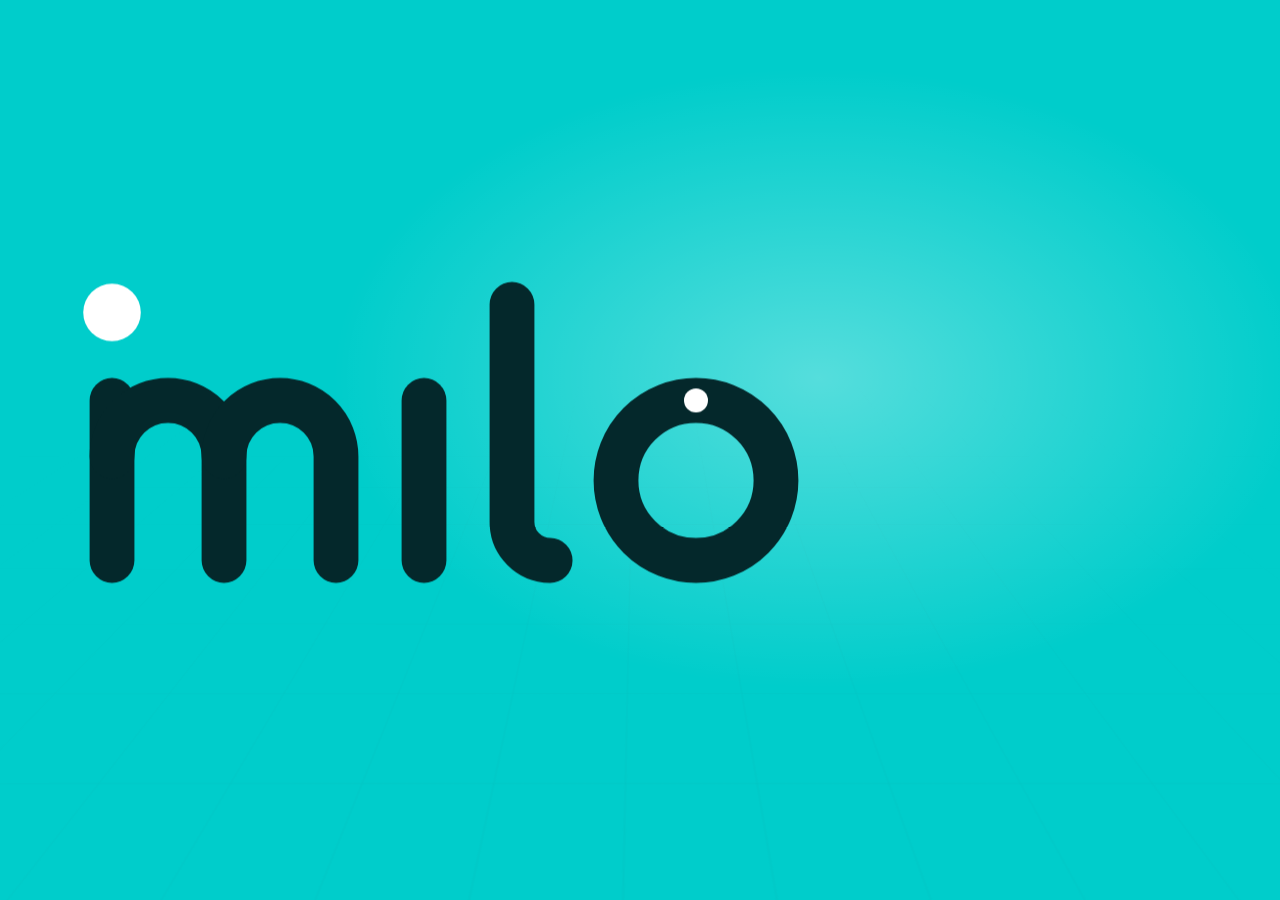
<file: milo-scenes-v19.html>
<!doctype html>
<html lang="en">
<head>
  <meta charset="utf-8">
  <meta name="viewport" content="width=device-width,initial-scale=1,viewport-fit=cover">
  <meta name="theme-color" content="#00cdcb">
  <title>MILO — Morphing four-scene presentation</title>
  <style>
    :root{--milo:#00cdcb;--ink:#04282b;--white:#fff;--screen:#f5fbfa;--line:#d8e9e8;--ease:cubic-bezier(.2,.8,.2,1);--morph:1.15s}
    *{box-sizing:border-box}html,body{width:100%;height:100%;margin:0}
    body{overflow:hidden;background:var(--milo);color:var(--ink);font-family:Inter,ui-sans-serif,-apple-system,BlinkMacSystemFont,"Segoe UI",sans-serif;-webkit-font-smoothing:antialiased}
    button{font:inherit}
    .stage{position:relative;width:100%;height:100%;min-height:620px;overflow:hidden;isolation:isolate;background:radial-gradient(circle at 50% 45%,rgba(255,255,255,.28),transparent 30%),var(--milo)}
    .mesh{position:absolute;inset:-25%;opacity:.08;background-image:linear-gradient(rgba(4,40,43,.28) 1px,transparent 1px),linear-gradient(90deg,rgba(4,40,43,.28) 1px,transparent 1px);background-size:68px 68px;transform:perspective(800px) rotateX(66deg) translateY(36%);mask-image:radial-gradient(circle,black,transparent 66%)}
    .orbit{position:absolute;left:50%;top:50%;width:min(72vw,820px);height:min(76vh,620px);border:1px solid rgba(255,255,255,.28);border-radius:50%;transform:translate(-50%,-50%) scale(.9);transition:transform var(--morph) var(--ease),border-radius var(--morph) var(--ease),width var(--morph) var(--ease),height var(--morph) var(--ease),opacity .7s ease}
    .orbit::before,.orbit::after{content:"";position:absolute;inset:13%;border:inherit;border-radius:inherit}.orbit::after{inset:29%}
    .stage[data-scene="1"] .orbit{transform:translate(-50%,-50%) scale(1);opacity:.55}
    .stage[data-scene="2"] .orbit{transform:translate(-50%,-50%) scale(1.08);opacity:1}
    .stage[data-scene="3"] .orbit{width:min(55vw,620px);height:min(80vh,700px);transform:translate(-50%,-50%) scale(1.08);opacity:.45}
    .connector{position:absolute;z-index:1;left:50%;top:50%;width:2px;height:clamp(150px,23vh,225px);transform-origin:50% 0;background:linear-gradient(var(--white),rgba(255,255,255,0));opacity:0;transition:opacity .55s ease,transform var(--morph) var(--ease);filter:drop-shadow(0 0 7px rgba(255,255,255,.7))}
    .stage[data-scene="2"] .connector{opacity:.38}.c1{transform:rotate(90deg)}.c2{transform:rotate(145deg)}.c3{transform:rotate(0deg)}.c4{transform:rotate(-145deg)}.c5{transform:rotate(-90deg)}
    .c6{transform:rotate(180deg)}.c7{transform:rotate(38deg)}.c8{transform:rotate(-38deg)}
    .energy-ring{position:absolute;z-index:3;left:50%;top:50%;width:clamp(430px,45vw,590px);height:clamp(280px,32vw,400px);border:2px dashed rgba(255,255,255,.68);border-radius:50%;opacity:0;transform:translate(-50%,-50%) scale(.65) rotate(0deg);transition:opacity .55s ease,transform var(--morph) var(--ease);pointer-events:none}
    .energy-ring::before,.energy-ring::after{content:"";position:absolute;border-radius:50%;background:var(--white);box-shadow:0 0 18px rgba(255,255,255,.95)}.energy-ring::before{width:10px;height:10px;left:8%;top:18%}.energy-ring::after{width:7px;height:7px;right:4%;bottom:28%}
    .stage[data-scene="2"] .energy-ring{opacity:.72;transform:translate(-50%,-50%) scale(1);animation:energySpin 14s linear infinite}
    .device{position:absolute;z-index:6;left:50%;top:50%;width:clamp(286px,24vw,348px);height:clamp(580px,72vh,704px);padding:11px;overflow:hidden;border:1px solid rgba(4,40,43,.1);border-radius:54px;background:var(--ink);box-shadow:0 42px 100px rgba(4,40,43,.28),0 12px 28px rgba(4,40,43,.18);opacity:1;transform:translate(-50%,-50%) rotateY(-5deg) rotateX(2deg);transition:width var(--morph) var(--ease),height var(--morph) var(--ease),padding var(--morph) var(--ease),border-radius var(--morph) var(--ease),background var(--morph) ease,transform var(--morph) var(--ease),box-shadow var(--morph) ease,opacity .45s ease;will-change:width,height,transform,border-radius}
    .stage[data-scene="0"] .device{width:220px;height:220px;padding:0;border-radius:50%;background:transparent;box-shadow:none;opacity:0;transform:translate(-50%,-50%) scale(.3)}
    .stage[data-scene="2"] .device{width:clamp(350px,36vw,470px);height:clamp(210px,25vw,286px);padding:0;border-radius:50%;background:linear-gradient(145deg,#12d8d5,#00bdbb);box-shadow:0 38px 100px rgba(4,40,43,.24),0 0 0 20px rgba(255,255,255,.11);transform:translate(-50%,-50%)}
    .stage[data-scene="3"] .device{width:clamp(320px,29vw,400px);height:clamp(650px,82vh,790px);padding:11px;border-radius:58px;background:var(--ink);box-shadow:0 52px 120px rgba(4,40,43,.32),0 16px 32px rgba(4,40,43,.2);transform:translate(-50%,-50%) scale(1.03)}
    .screen{position:relative;width:100%;height:100%;overflow:hidden;border-radius:44px;background:var(--screen);transition:border-radius var(--morph) var(--ease),background var(--morph) ease}
    .stage[data-scene="2"] .screen{border-radius:50%;background:transparent}.stage[data-scene="3"] .screen{border-radius:46px;background:var(--white)}
    .island{position:absolute;z-index:12;top:10px;left:50%;width:31%;height:25px;border-radius:20px;background:var(--ink);transform:translateX(-50%);transition:opacity .35s ease,transform .65s var(--ease)}
    .stage[data-scene="2"] .island{opacity:0;transform:translateX(-50%) scale(.3)}
    .layer{position:absolute;inset:0;transition:opacity .45s ease,transform var(--morph) var(--ease);will-change:opacity,transform}
    .chat-ui{opacity:1;transform:none}.logo-ui{display:grid;place-items:center;padding:22px 48px 30px;opacity:0;transform:scale(.7)}.qr-ui{display:flex;flex-direction:column;align-items:center;justify-content:center;padding:52px 32px 30px;text-align:center;opacity:0;transform:scale(1.1)}
    .stage[data-scene="2"] .chat-ui{opacity:0;transform:scale(.66)}.stage[data-scene="2"] .logo-ui{opacity:1;transform:none}.stage[data-scene="2"] .qr-ui{opacity:0;transform:scale(1.16)}
    .stage[data-scene="3"] .chat-ui{opacity:0;transform:scale(.7)}.stage[data-scene="3"] .logo-ui{opacity:0;transform:scale(.72)}.stage[data-scene="3"] .qr-ui{opacity:1;transform:none}
    .official-logo{width:100%;height:auto;overflow:visible}.logo-line{fill:none;stroke:var(--ink);stroke-width:28;stroke-linecap:round;stroke-linejoin:round}.logo-dot{fill:var(--white)}
    .logo-claim{margin-top:11px;font-size:clamp(10px,1vw,13px);font-weight:860;letter-spacing:.13em;text-align:center;text-transform:uppercase}
    .chat-head{height:98px;padding:42px 22px 14px;display:flex;align-items:center;gap:12px;background:var(--white);border-bottom:1px solid var(--line)}
    .avatar{width:41px;height:41px;display:grid;place-items:center;border-radius:13px;background:var(--milo);font-size:23px;font-weight:900}.chat-name{font-size:15px;font-weight:850}.online{margin-top:2px;color:#527173;font-size:11px;font-weight:650}
    .messages{position:absolute;inset:98px 0 69px;display:flex;flex-direction:column;gap:11px;padding:22px 16px}
    .bubble{max-width:87%;padding:12px 14px 13px;border-radius:18px;font-size:clamp(11px,.95vw,14px);line-height:1.35;font-weight:620;opacity:0}.bubble.user{align-self:flex-end;color:var(--white);background:var(--ink);border-bottom-right-radius:5px}.bubble.milo{align-self:flex-start;background:var(--milo);border-bottom-left-radius:5px}
    .typing{align-self:flex-start;display:flex;gap:4px;width:52px;padding:14px 13px;border-radius:18px 18px 18px 5px;background:#dcebea;opacity:0}.typing i{width:5px;height:5px;border-radius:50%;background:#5e7b7d;animation:typingDot .82s ease-in-out infinite alternate}.typing i:nth-child(2){animation-delay:.16s}.typing i:nth-child(3){animation-delay:.32s}
    .result{align-self:flex-start;width:87%;padding:13px;border:1px solid #cddfdd;border-radius:16px;background:var(--white);box-shadow:0 9px 20px rgba(4,40,43,.08);opacity:0}.result-row{display:flex;align-items:center;gap:9px;font-size:12px;font-weight:790}.check{width:21px;height:21px;display:grid;place-items:center;flex:0 0 auto;border-radius:50%;color:var(--white);background:var(--ink);font-size:11px}
    .messages.running .user{animation:userIn 8s var(--ease) both}.messages.running .typing{animation:typingIn 8s var(--ease) both}.messages.running .milo{animation:miloIn 8s var(--ease) both}.messages.running .result{animation:resultIn 8s var(--ease) both}
    .input{position:absolute;left:12px;right:12px;bottom:12px;height:45px;display:flex;align-items:center;justify-content:space-between;padding:0 7px 0 16px;border:1px solid var(--line);border-radius:24px;color:#839697;background:var(--white);font-size:11px;font-weight:650}.send{width:32px;height:32px;display:grid;place-items:center;border-radius:50%;color:var(--white);background:var(--ink);font-size:14px}
    .node{position:absolute;z-index:4;width:clamp(175px,18vw,225px);min-height:74px;display:grid;grid-template-columns:48px 1fr;gap:11px;align-items:center;padding:11px;border:1px solid rgba(4,40,43,.12);border-radius:21px;background:rgba(255,255,255,.76);box-shadow:0 14px 34px rgba(4,40,43,.09);backdrop-filter:blur(12px);transform:translate(-50%,-50%);transition:left var(--morph) var(--ease),top var(--morph) var(--ease),width var(--morph) var(--ease),min-height var(--morph) var(--ease),padding var(--morph) var(--ease),border-radius var(--morph) var(--ease),background .65s ease,box-shadow .65s ease,transform var(--morph) var(--ease),opacity .5s ease;will-change:left,top,transform,width}
    .n1{left:12%;top:15%}.n2{left:9%;top:48%}.n3{left:14%;top:80%}.n4{left:88%;top:25%}.n5{left:88%;top:70%}
    .person{display:grid;grid-template-columns:48px 1fr;gap:11px;align-items:center}.portrait{position:relative;width:48px;height:48px;display:grid;place-items:center;overflow:hidden;border-radius:15px;color:var(--white);background:var(--ink);font-size:14px;font-weight:850}.portrait::before{content:"";position:absolute;right:-8px;bottom:-11px;width:40px;height:40px;border-radius:50%;background:var(--tone);opacity:.8}.portrait span{position:relative;z-index:1}.person-name{font-size:13px;font-weight:850}.person-role{margin-top:2px;color:#557174;font-size:9px;font-weight:760;text-transform:uppercase;letter-spacing:.08em}.mini-message{grid-column:1/-1;max-height:0;overflow:hidden;opacity:0;font-size:10px;line-height:1.3;font-weight:650;transition:max-height .55s var(--ease),opacity .35s ease}.node.active .mini-message{max-height:42px;opacity:1}.node.active{box-shadow:0 23px 52px rgba(4,40,43,.2),0 0 0 6px rgba(255,255,255,.14)}
    .industry{position:absolute;inset:0;display:grid;place-items:center;opacity:0;transform:scale(.7);transition:opacity .4s ease,transform .7s var(--ease)}.industry svg{width:44px;height:44px;fill:none;stroke:currentColor;stroke-width:1.7;stroke-linecap:round;stroke-linejoin:round}.industry-label{position:absolute;top:calc(100% + 8px);left:50%;transform:translateX(-50%);white-space:nowrap;padding:5px 8px;border-radius:99px;color:var(--white);background:var(--ink);font-size:9px;font-weight:820;letter-spacing:.06em;text-transform:uppercase}
    .stage[data-scene="2"] .node{width:108px;min-height:108px;padding:0;border-radius:50%;color:var(--white);background:var(--ink);box-shadow:0 20px 48px rgba(4,40,43,.22);grid-template-columns:1fr}
    .stage[data-scene="2"] .sector-node.sector-active{transform:translate(-50%,-50%) scale(1.16);color:var(--ink);background:var(--white);box-shadow:0 26px 64px rgba(4,40,43,.3),0 0 0 8px rgba(255,255,255,.2)}
    .stage[data-scene="2"] .sector-node.sector-active .industry-label{color:var(--ink);background:var(--white)}
    .stage[data-scene="2"] .sector-node.sector-active .industry svg{animation:iconKick .75s var(--ease)}
    .stage[data-scene="2"] .n1{left:10%;top:50%}.stage[data-scene="2"] .n2{left:30%;top:15%}.stage[data-scene="2"] .n3{left:50%;top:87%}.stage[data-scene="2"] .n4{left:70%;top:15%}.stage[data-scene="2"] .n5{left:90%;top:50%}
    .stage[data-scene="2"] .person{opacity:0;transform:scale(.65)}.stage[data-scene="2"] .industry{opacity:1;transform:none}
    .stage[data-scene="3"] .node{left:50%;top:50%;width:60px;min-height:60px;padding:0;border-radius:50%;opacity:0;transform:translate(-50%,-50%) scale(.25)}
    .stage[data-scene="0"] .node{left:50%;top:50%;width:50px;min-height:50px;padding:0;border-radius:50%;opacity:0;transform:translate(-50%,-50%) scale(.12)}
    .extra-sector{position:absolute;z-index:4;left:50%;top:50%;width:68px;min-height:68px;display:grid;place-items:center;border:1px solid rgba(4,40,43,.12);border-radius:50%;color:var(--white);background:var(--ink);box-shadow:0 18px 42px rgba(4,40,43,.2);opacity:0;transform:translate(-50%,-50%) scale(.1);transition:left var(--morph) var(--ease),top var(--morph) var(--ease),width var(--morph) var(--ease),min-height var(--morph) var(--ease),opacity .55s ease,transform var(--morph) var(--ease),background .55s ease,box-shadow .55s ease;will-change:left,top,transform}
    .extra-sector .industry{opacity:1;transform:none}.stage[data-scene="2"] .extra-sector{width:96px;min-height:96px;opacity:1;transform:translate(-50%,-50%) scale(1)}.stage[data-scene="2"] .e1{left:50%;top:7%}.stage[data-scene="2"] .e2{left:28%;top:82%}.stage[data-scene="2"] .e3{left:72%;top:82%}
    .industry-dot{position:absolute;z-index:10;left:50%;top:50%;width:13px;height:13px;border-radius:50%;background:var(--white);box-shadow:0 0 0 7px rgba(255,255,255,.18),0 0 30px rgba(255,255,255,.95);opacity:0;transform:translate(-50%,-50%);transition:left .82s var(--ease),top .82s var(--ease),opacity .35s ease,transform .5s var(--ease);pointer-events:none;will-change:left,top}
    .stage[data-scene="2"] .industry-dot{opacity:1}.industry-dot.hit{transform:translate(-50%,-50%) scale(1.65)}
    .connector.active{opacity:1!important;background:linear-gradient(var(--white),rgba(255,255,255,.12));filter:drop-shadow(0 0 10px rgba(255,255,255,1))}
    .intro-logo-scene{position:absolute;z-index:12;left:50%;top:50%;width:min(1120px,90vw);transform:translate(-50%,-50%) scale(1);transform-origin:50% 50%;opacity:1;transition:transform var(--morph) var(--ease),opacity .4s ease;pointer-events:none}
    .stage:not([data-scene="0"]) .intro-logo-scene{transform:translate(-50%,-50%) scale(.18);opacity:0}
    .intro-logo{width:100%;height:auto;display:block;overflow:visible}.intro-stroke{fill:none;stroke:var(--ink);stroke-width:28;stroke-linecap:round;stroke-linejoin:round;stroke-dasharray:1;stroke-dashoffset:1}
    .intro-logo-scene.run .intro-stroke{animation:introDraw .7s cubic-bezier(.65,0,.2,1) forwards;animation-delay:calc(var(--n)*.13s + .15s)}
    .intro-main-dot{fill:var(--white);transform-box:fill-box;transform-origin:50% 100%;opacity:0}.intro-logo-scene.run .intro-main-dot{animation:introDrop .75s cubic-bezier(.3,1.5,.5,1) 1.05s forwards}
    .intro-knob-pop{transform-origin:385px 100px;transform:scale(0)}.intro-logo-scene.run .intro-knob-pop{animation:introPop .6s cubic-bezier(.3,1.5,.5,1) 1.45s forwards}
    .intro-knob{transform-origin:385px 150px;transition:transform .75s cubic-bezier(.34,1.5,.5,1)}.intro-knob.long{transition-duration:1.25s;transition-timing-function:cubic-bezier(.5,0,.2,1.15)}.intro-knob.reset{transition:none}.intro-knob circle{fill:var(--white)}
    .intro-msg{font:700 15px ui-monospace,SFMono-Regular,Menlo,Consolas,monospace;fill:var(--ink);opacity:0;transform:translateX(-8px);transition:opacity .45s ease,transform .45s cubic-bezier(.3,1.3,.5,1)}.intro-msg.seen{opacity:.52;transform:none}.intro-msg.active{opacity:1;transform:translateX(5px)}
    @keyframes introDraw{to{stroke-dashoffset:0}}
    @keyframes introDrop{0%{opacity:0;transform:translateY(-70px) scale(.6)}55%{opacity:1;transform:translateY(6px) scale(1.12,.86)}100%{opacity:1;transform:none}}
    @keyframes introPop{to{transform:scale(1)}}
    .qr-title{margin:0 0 22px;font-size:clamp(28px,2.6vw,40px);line-height:.95;letter-spacing:-.045em;font-weight:880}.qr-title span{color:var(--milo)}
    .qr-frame{position:relative;width:82%;aspect-ratio:1;padding:13px;border:1px solid var(--line);border-radius:28px;background:var(--white);box-shadow:0 22px 50px rgba(4,40,43,.13)}.qr{width:100%;height:100%;display:grid;grid-template-columns:repeat(25,1fr);grid-template-rows:repeat(25,1fr);gap:1px;padding:4px;background:var(--white)}.cell{border-radius:.5px}.cell.on{background:var(--ink)}.scan{position:absolute;left:10%;right:10%;top:15%;height:3px;border-radius:3px;background:var(--milo);box-shadow:0 0 16px rgba(0,205,203,.9);animation:scan 2.8s var(--ease) infinite}.qr-note{margin-top:18px;color:#547173;font-size:9px;font-weight:780;letter-spacing:.11em;text-transform:uppercase}
    .nav{position:fixed;z-index:20;right:max(20px,env(safe-area-inset-right));bottom:max(18px,env(safe-area-inset-bottom));display:flex;align-items:center;gap:12px}.count{font-size:11px;font-weight:850;letter-spacing:.12em}.next{width:52px;height:52px;border:1px solid rgba(4,40,43,.14);border-radius:50%;color:var(--white);background:var(--ink);box-shadow:0 14px 30px rgba(4,40,43,.22);cursor:pointer;font-size:23px;transition:transform .35s var(--ease)}.next:hover{transform:scale(1.08)}.next:focus-visible{outline:3px solid var(--white);outline-offset:4px}
    .progress{position:fixed;z-index:20;left:50%;bottom:25px;display:flex;gap:8px;transform:translateX(-50%)}.progress i{width:7px;height:7px;border-radius:50%;background:rgba(4,40,43,.22);transition:transform .4s var(--ease),background .35s ease}.progress i.active{background:var(--white);transform:scale(1.45)}
    @keyframes energySpin{to{transform:translate(-50%,-50%) scale(1) rotate(360deg)}}@keyframes iconKick{0%{transform:scale(.72) rotate(-12deg)}65%{transform:scale(1.18) rotate(4deg)}100%{transform:none}}@keyframes typingDot{to{opacity:.25;transform:translateY(-2px)}}@keyframes userIn{0%,8%{opacity:0;transform:translateX(18px)}16%,88%{opacity:1;transform:none}97%,100%{opacity:0}}@keyframes typingIn{0%,25%{opacity:0}30%,40%{opacity:1}45%,100%{opacity:0}}@keyframes miloIn{0%,43%{opacity:0;transform:translateX(-18px)}51%,88%{opacity:1;transform:none}97%,100%{opacity:0}}@keyframes resultIn{0%,60%{opacity:0;transform:translateY(12px)}68%,88%{opacity:1;transform:none}97%,100%{opacity:0}}@keyframes scan{0%{top:15%;opacity:0}12%{opacity:1}82%{opacity:1}100%{top:84%;opacity:0}}
    @media(max-width:760px){.stage{min-height:560px}.device{width:270px;height:560px}.stage[data-scene="2"] .device{width:285px;height:180px}.stage[data-scene="3"] .device{width:300px;height:610px}.node{width:132px;min-height:58px;grid-template-columns:36px 1fr;padding:8px;gap:7px}.portrait{width:36px;height:36px;font-size:10px}.person-name{font-size:10px}.person-role{font-size:6px}.mini-message{font-size:7px}.n1{left:8%;top:11%}.n2{left:7%;top:43%}.n3{left:9%;top:76%}.n4{left:92%;top:22%}.n5{left:92%;top:69%}.stage[data-scene="2"] .node{width:66px;min-height:66px}.stage[data-scene="2"] .n1{left:7%}.stage[data-scene="2"] .n2{left:25%;top:16%}.stage[data-scene="2"] .n3{top:91%}.stage[data-scene="2"] .n4{left:75%;top:16%}.stage[data-scene="2"] .n5{left:93%}.stage[data-scene="2"] .extra-sector{width:62px;min-height:62px}.stage[data-scene="2"] .e1{top:7%}.stage[data-scene="2"] .e2{left:27%;top:84%}.stage[data-scene="2"] .e3{left:73%;top:84%}.industry svg{width:27px;height:27px}.industry-label{font-size:5px}.connector{height:150px}.energy-ring{width:340px;height:230px}.official-logo{width:90%}.logo-claim{font-size:8px}.progress{bottom:20px}.nav{right:14px;bottom:12px}.next{width:48px;height:48px}}
    @media(prefers-reduced-motion:reduce){.device,.screen,.layer,.node,.orbit,.connector{transition-duration:.2s}}
    .portrait{background-image:url('milo-people-v1.png');background-size:500% auto;background-repeat:no-repeat;border:2px solid rgba(255,255,255,.95);border-radius:50%;background-position-y:22%}
    .portrait span,.portrait::before{display:none}.n1 .portrait{background-position:0% 22%}.n2 .portrait{background-position:25% 22%}.n3 .portrait{background-position:50% 22%}.n4 .portrait{background-position:75% 22%}.n5 .portrait{background-position:100% 22%}
    .voice-ui{display:flex;flex-direction:column;align-items:center;justify-content:center;padding:46px 23px 30px;text-align:center;opacity:0;transform:scale(.8);pointer-events:none;background:radial-gradient(circle at 50% 37%,#d5f9f5,transparent 42%),var(--screen)}
    .stage[data-scene="4"] .voice-ui{opacity:1;transform:none}.stage[data-scene="4"] .chat-ui{opacity:0;transform:scale(.8)}
    .stage[data-scene="4"] .node{background:rgba(255,255,255,.86)}.stage[data-scene="4"] .orbit{opacity:.65}
    .voice-tag{color:#008d8d;font-size:11px;font-weight:850;letter-spacing:.15em;margin-bottom:18px}
    .voice-title{font-size:28px;letter-spacing:-.06em;line-height:1.1;margin:0 0 25px}.voice-title span{display:block;font-weight:500;font-size:14px;letter-spacing:0;color:#557174;margin-top:10px}
    .voice-photo{width:70px;height:70px;box-shadow:0 10px 28px rgba(4,40,43,.12)}.voice-person{font-size:13px;font-weight:800;margin-top:10px}.voice-status{font-size:11px;color:#557174;margin-top:5px;min-height:15px}
    .voice-wave{display:flex;align-items:center;justify-content:center;gap:4px;height:66px;margin:15px 0;width:100%}.voice-wave i{width:4px;height:calc(14px + var(--height)*1px);border-radius:9px;background:var(--milo);transform:scaleY(.3);animation:voiceWave 1.2s ease-in-out infinite alternate;animation-delay:calc(var(--i)*-.09s)}
    .voice-quote{font-size:15px;font-weight:650;line-height:1.45;min-height:50px;margin:0 0 15px}.voice-answer{font-size:12px;line-height:1.45;min-height:54px;color:#416266;padding:13px;border-radius:16px;background:#fff;border:1px solid var(--line)}
    .voice-mic{display:grid;place-items:center;margin-top:22px;width:50px;height:50px;border-radius:50%;color:white;background:var(--ink);box-shadow:0 0 0 9px #00cdcb18;animation:micBreathe 2.6s ease-in-out infinite}.voice-mic svg{width:23px;height:23px;fill:none;stroke:currentColor;stroke-width:1.7;stroke-linecap:round}
    @keyframes voiceWave{to{transform:scaleY(1)}}@keyframes micBreathe{50%{box-shadow:0 0 0 15px #00cdcb10}}
    @media(max-height:700px){.voice-title{font-size:23px;margin-bottom:14px}.voice-photo{width:53px;height:53px}.voice-wave{height:45px;margin:8px 0}.voice-mic{margin-top:12px}.voice-quote{font-size:13px;min-height:38px}}
  </style>
<style>.nav,.progress,.count{display:none!important;pointer-events:none!important}</style><script>(function(){const blocked=new Set(['ArrowUp','ArrowDown','Home','End','PageUp','PageDown','Escape',' ','Enter']);addEventListener('keydown',e=>{if(blocked.has(e.key)||(['ArrowRight','ArrowLeft'].includes(e.key)&&e.repeat)){e.preventDefault();e.stopImmediatePropagation()}},{capture:true});for(const type of ['wheel','touchend'])addEventListener(type,e=>{e.preventDefault();e.stopImmediatePropagation()},{capture:true,passive:false});addEventListener('click',e=>{if(e.target.closest('button,a')){e.preventDefault();e.stopImmediatePropagation()}},{capture:true});addEventListener('message',e=>{if(e.source===parent&&['presentation-next','presentation-back'].includes(e.data?.type))document.dispatchEvent(new KeyboardEvent('keydown',{key:e.data.type==='presentation-next'?'ArrowRight':'ArrowLeft',bubbles:true,cancelable:true}))});})();</script><style>.stage{background:var(--milo)}.stage::before{content:"";position:absolute;inset:0;z-index:-1;pointer-events:none;background:radial-gradient(ellipse at 64% 42%,#ffffff55,transparent 42%);opacity:0;transition:opacity 2.6s cubic-bezier(.22,.7,.2,1)}.stage.logo-light::before{opacity:1}.stage .mesh{opacity:0;transition:opacity 2.6s ease}.stage.logo-light .mesh{opacity:.08}</style><style>.qr{display:block;padding:0;background:white}.supplied-qr{display:block;width:100%;height:100%;object-fit:contain;image-rendering:auto}.qr-ui .scan{display:none}.qr-frame{padding:16px;background:white}</style><style>.node{backdrop-filter:none!important;-webkit-backdrop-filter:none!important}.stage:not([data-scene="2"]) .energy-ring{animation-play-state:paused!important}</style><script>(function(){function silence(el){if(el instanceof HTMLMediaElement){el.defaultMuted=true;if(!el.muted)el.muted=true;if(el.volume!==0)el.volume=0}}document.addEventListener('play',e=>silence(e.target),true);document.addEventListener('volumechange',e=>silence(e.target),true);document.addEventListener('DOMContentLoaded',()=>document.querySelectorAll('video,audio').forEach(silence),{once:true});})();</script></head>
<body>
  <main class="stage" id="stage" data-scene="0" aria-label="MILO five-scene morphing presentation with AI Voice">
    <div class="mesh"></div><div class="orbit"></div><div class="energy-ring"></div><i class="connector c1"></i><i class="connector c2"></i><i class="connector c3"></i><i class="connector c4"></i><i class="connector c5"></i><i class="connector c6"></i><i class="connector c7"></i><i class="connector c8"></i><div class="industry-dot" id="industry-dot"></div>
    <div class="intro-logo-scene" aria-label="Animated MILO logo">
      <svg class="intro-logo" viewBox="0 20 700 222" role="img" aria-label="milo">
        <path class="intro-stroke" style="--n:0" pathLength="1" d="M20 100V200"/><path class="intro-stroke" style="--n:1" pathLength="1" d="M20 135a35 35 0 0 1 70 0V200"/><path class="intro-stroke" style="--n:2" pathLength="1" d="M90 135a35 35 0 0 1 70 0V200"/><path class="intro-stroke" style="--n:3" pathLength="1" d="M215 100V200"/><path class="intro-stroke" style="--n:4" pathLength="1" d="M270 40V176a24 24 0 0 0 24 24"/>
        <circle class="intro-main-dot" cx="20" cy="45" r="18"/><circle class="intro-stroke" style="--n:5" pathLength="1" cx="385" cy="150" r="50" transform="rotate(-90 385 150)"/>
        <g class="intro-knob-pop"><g class="intro-knob"><circle cx="385" cy="100" r="7.5"/></g></g>
        <text class="intro-msg" x="429" y="79">Tell me everything</text><text class="intro-msg" x="461" y="111">I’ll handle it</text><text class="intro-msg" x="473" y="155">Almost done</text><text class="intro-msg" x="461" y="199">Done.</text>
      </svg>
    </div>
    <article class="node sector-node n1" style="--tone:#ffbd59"><div class="person"><div class="portrait"><span>MY</span></div><div><div class="person-name">Maya</div><div class="person-role">Founder</div></div><div class="mini-message"></div></div><div class="industry"><svg viewBox="0 0 24 24"><path d="M12 21s-8-4.5-8-11a4.5 4.5 0 0 1 8-2.8A4.5 4.5 0 0 1 20 10c0 6.5-8 11-8 11Z"/><path d="M9 12h6M12 9v6"/></svg><span class="industry-label">Healthcare</span></div></article>
    <article class="node sector-node n2" style="--tone:#ff6b6b"><div class="person"><div class="portrait"><span>SF</span></div><div><div class="person-name">Sofia</div><div class="person-role">Consultant</div></div><div class="mini-message"></div></div><div class="industry"><svg viewBox="0 0 24 24"><path d="M5 8h14l-1 13H6L5 8Z"/><path d="M9 10V6a3 3 0 0 1 6 0v4"/></svg><span class="industry-label">Retail</span></div></article>
    <article class="node sector-node n3" style="--tone:#9b87f5"><div class="person"><div class="portrait"><span>DL</span></div><div><div class="person-name">Daniel</div><div class="person-role">Team lead</div></div><div class="mini-message"></div></div><div class="industry"><svg viewBox="0 0 24 24"><path d="M3 6h11v11H3zM14 10h4l3 3v4h-7z"/><circle cx="7" cy="19" r="2"/><circle cx="18" cy="19" r="2"/></svg><span class="industry-label">Logistics</span></div></article>
    <article class="node sector-node n4" style="--tone:#55c2ff"><div class="person"><div class="portrait"><span>CH</span></div><div><div class="person-name">Chloe</div><div class="person-role">Travel advisor</div></div><div class="mini-message"></div></div><div class="industry"><svg viewBox="0 0 24 24"><path d="M3 10h18M5 10v8M9 10v8M15 10v8M19 10v8M3 18h18M12 3l9 5H3l9-5Z"/></svg><span class="industry-label">Finance</span></div></article>
    <article class="node sector-node n5" style="--tone:#58d68d"><div class="person"><div class="portrait"><span>ET</span></div><div><div class="person-name">Ethan</div><div class="person-role">Store manager</div></div><div class="mini-message"></div></div><div class="industry"><svg viewBox="0 0 24 24"><path d="M4 18h16M6 18v-3a6 6 0 0 1 12 0v3M12 9V6"/><path d="M10 6h4"/></svg><span class="industry-label">Hospitality</span></div></article>
    <article class="extra-sector sector-node e1"><div class="industry"><svg viewBox="0 0 24 24"><path d="m3 9 9-5 9 5-9 5-9-5Z"/><path d="M7 12v5c3 2 7 2 10 0v-5M21 9v6"/></svg><span class="industry-label">Education</span></div></article>
    <article class="extra-sector sector-node e2"><div class="industry"><svg viewBox="0 0 24 24"><path d="m3 11 9-8 9 8M5 10v11h14V10M9 21v-7h6v7"/></svg><span class="industry-label">Real Estate</span></div></article>
    <article class="extra-sector sector-node e3"><div class="industry"><svg viewBox="0 0 24 24"><path d="M7 3v8M4 3v5a3 3 0 0 0 6 0V3M7 11v10M16 3v18M16 3c5 2 5 8 0 10"/></svg><span class="industry-label">Food & Dining</span></div></article>
    <section class="device">
      <div class="screen"><div class="island"></div>
        <div class="layer chat-ui"><header class="chat-head"><div class="avatar">m</div><div><div class="chat-name">MILO</div><div class="online">● online</div></div></header><div class="messages" id="messages"><div class="bubble user" id="user-message"></div><div class="typing"><i></i><i></i><i></i></div><div class="bubble milo" id="milo-message"></div><div class="result"><div class="result-row"><span class="check">✓</span><span id="result-message"></span></div></div></div><div class="input"><span>Message MILO…</span><span class="send">↑</span></div></div>
        <div class="layer logo-ui"><div><svg class="official-logo" viewBox="0 20 455 222" role="img" aria-label="milo"><path class="logo-line" d="M20 100V200"/><path class="logo-line" d="M20 135a35 35 0 0 1 70 0V200"/><path class="logo-line" d="M90 135a35 35 0 0 1 70 0V200"/><path class="logo-line" d="M215 100V200"/><path class="logo-line" d="M270 40V176a24 24 0 0 0 24 24"/><circle class="logo-line" cx="385" cy="150" r="50"/><circle class="logo-dot" cx="20" cy="45" r="18"/><circle class="logo-dot" cx="385" cy="100" r="7.5"/></svg><div class="logo-claim">Every MILO for every industry</div></div></div>
        <div class="layer voice-ui"><div class="voice-tag">AI VOICE</div><h1 class="voice-title">Just say it.<span>Talk to MILO. He takes care of it.</span></h1><div class="portrait voice-photo" id="voice-photo"></div><div class="voice-person" id="voice-person">Maya · Founder</div><div class="voice-status" id="voice-status">MILO is listening…</div><div class="voice-wave" id="voice-wave" aria-hidden="true"></div><p class="voice-quote" id="voice-quote">“Organize my day tomorrow.”</p><div class="voice-answer" id="voice-answer">I’m listening.</div><div class="voice-mic" aria-hidden="true"><svg viewBox="0 0 24 24"><rect x="9" y="3" width="6" height="11" rx="3"/><path d="M6 10v2a6 6 0 0 0 12 0v-2M12 18v3M8 21h8"/></svg></div></div>
        <div class="layer qr-ui"><h1 class="qr-title">Talk with <span>MILO</span></h1><div class="qr-frame"><div class="qr" id="qr"></div><div class="scan"></div></div><div class="qr-note">Point your camera to start</div></div>
      </div>
    </section>
    <div class="progress"><i class="active"></i><i></i><i></i><i></i><i></i></div><div class="nav"><span class="count" id="count">01 / 05</span><button class="next" id="next" type="button" aria-label="Next scene">→</button></div>
  </main>
  <script>
    const stage=document.getElementById('stage'),next=document.getElementById('next'),count=document.getElementById('count'),dots=[...document.querySelectorAll('.progress i')],nodes=[...document.querySelectorAll('.node')],sectorNodes=[...document.querySelectorAll('.sector-node')],connectors=[...document.querySelectorAll('.connector')],industryDot=document.getElementById('industry-dot');
    const introScene=document.querySelector('.intro-logo-scene'),introKnob=document.querySelector('.intro-knob'),introMsgs=[...document.querySelectorAll('.intro-msg')];
    const messages=document.getElementById('messages'),userMessage=document.getElementById('user-message'),miloMessage=document.getElementById('milo-message'),resultMessage=document.getElementById('result-message');
    const chats=[{user:'Organize my day tomorrow.',milo:'Done. I moved two tasks and protected your focus time.',result:'Tomorrow is organized'},{user:'Remind me to call Alex.',milo:'Of course. I’ll remind you at 2:00 PM.',result:'Reminder set'},{user:'Turn these notes into actions.',milo:'Done. I found four next steps and deadlines.',result:'4 actions created'},{user:'Plan a weekend in Lisbon.',milo:'Ready. I built a relaxed two-day plan.',result:'Weekend plan ready'},{user:'What is running low?',milo:'Five items need attention. I prepared the reorder.',result:'Reorder ready'}];
    let logoAllowed=parent===window;let scene=new URLSearchParams(location.search).get('scene')==='last'?3:0,chat=0,chatTimer,sector=0,sectorTimer,sectorStartTimer,sectorHitTimer,introIndex=-1,introDegrees=0,introTimer,introStartTimer,introHighlightTimer;
    function showChat(i){const c=chats[i];nodes.forEach((n,k)=>{n.classList.toggle('active',k===i);n.querySelector('.mini-message').textContent=chats[k].user});messages.classList.remove('running');userMessage.textContent=c.user;miloMessage.textContent=c.milo;resultMessage.textContent=c.result;void messages.offsetWidth;messages.classList.add('running')}
    function startChats(){clearInterval(chatTimer);showChat(chat);chatTimer=setInterval(()=>{chat=(chat+1)%chats.length;showChat(chat)},8000)}
    const sceneOrder=[0,1,4,2,3],people=['Maya · Founder','Sofia · Consultant','Daniel · Team lead','Chloe · Travel advisor','Ethan · Store manager'];
    let voiceTimer,voiceReplyTimer,voicePerson=0;
    for(let i=0;i<29;i++){const bar=document.createElement('i');bar.style.setProperty('--i',i);bar.style.setProperty('--height',Math.round(40*Math.sin(Math.PI*i/28)**2));document.getElementById('voice-wave').appendChild(bar)}
    function stopVoice(){clearInterval(voiceTimer);clearTimeout(voiceReplyTimer)}
    function voiceTurn(){const i=voicePerson%5;voicePerson++;nodes.forEach((n,k)=>n.classList.toggle('active',k===i));document.getElementById('voice-photo').style.backgroundPosition=(i*25)+'% 22%';document.getElementById('voice-person').textContent=people[i];document.getElementById('voice-quote').textContent='“'+chats[i].user+'”';document.getElementById('voice-status').textContent='MILO is listening…';document.getElementById('voice-answer').textContent='I’m listening.';voiceReplyTimer=setTimeout(()=>{if(scene!==4)return;document.getElementById('voice-status').textContent='MILO is speaking';document.getElementById('voice-answer').textContent=chats[i].milo},2600)}
    function startVoice(){stopVoice();voicePerson=0;voiceTurn();voiceTimer=setInterval(voiceTurn,7000)}
    function clearLogo(){stage.classList.remove("logo-light");clearInterval(introTimer);clearTimeout(introStartTimer);clearTimeout(introHighlightTimer)}
    function stepLogo(){
      const angles=[30,60,90,120];introIndex=(introIndex+1)%angles.length;
      let target=Math.floor(introDegrees/360)*360+angles[introIndex];if(target<=introDegrees)target+=360;
      const long=target-introDegrees>120;introKnob.classList.toggle('long',long);introDegrees=target;introKnob.style.transform=`rotate(${introDegrees}deg)`;
      clearTimeout(introHighlightTimer);introHighlightTimer=setTimeout(()=>introMsgs.forEach((msg,i)=>{msg.classList.toggle('active',i===introIndex);if(i===introIndex)msg.classList.add('seen')}),long?800:380)
    }
    function startLogo(){
      clearLogo();introIndex=-1;introDegrees=0;introMsgs.forEach(msg=>msg.classList.remove('active','seen'));
      introKnob.classList.add('reset');introKnob.classList.remove('long');introKnob.style.transform='rotate(0deg)';introScene.classList.remove('run');void introScene.offsetWidth;introScene.classList.add('run');requestAnimationFrame(()=>stage.classList.add('logo-light'));
      requestAnimationFrame(()=>introKnob.classList.remove('reset'));introStartTimer=setTimeout(()=>{stepLogo();introTimer=setInterval(stepLogo,2400)},2200)
    }
    function clearSectors(){clearInterval(sectorTimer);clearTimeout(sectorStartTimer);clearTimeout(sectorHitTimer);sectorNodes.forEach(n=>n.classList.remove('sector-active'));connectors.forEach(c=>c.classList.remove('active'));industryDot.classList.remove('hit')}
    function lightSector(){
      const target=sectorNodes[sector].getBoundingClientRect(),box=stage.getBoundingClientRect();
      sectorNodes.forEach(n=>n.classList.remove('sector-active'));connectors.forEach(c=>c.classList.remove('active'));industryDot.classList.remove('hit');
      industryDot.style.left=`${target.left-box.left+target.width/2}px`;industryDot.style.top=`${target.top-box.top+target.height/2}px`;
      const active=sector;sectorHitTimer=setTimeout(()=>{if(scene!==2)return;sectorNodes[active].classList.add('sector-active');connectors[active].classList.add('active');industryDot.classList.add('hit')},700);
      sector=(sector+1)%sectorNodes.length
    }
    function startSectors(){clearSectors();sector=0;industryDot.style.left='50%';industryDot.style.top='50%';sectorStartTimer=setTimeout(()=>{if(scene!==2)return;lightSector();sectorTimer=setInterval(lightSector,1500)},1050)}
    const qr=document.getElementById('qr');const suppliedQr=document.createElement('img');suppliedQr.src='milo-qr-supplied-v101.png';suppliedQr.alt='MILO QR code';suppliedQr.className='supplied-qr';qr.appendChild(suppliedQr);
    function render(){stopVoice();const page=sceneOrder.indexOf(scene);stage.dataset.scene=String(scene);dots.forEach((d,i)=>d.classList.toggle('active',i===page));count.textContent=`0${page+1} / 05`;next.textContent=scene===3?'↗':'→';if(scene===0){clearInterval(chatTimer);clearSectors();if(logoAllowed)startLogo();else{clearLogo();introScene.classList.remove('run')}}else{clearLogo();if(scene===1){clearSectors();startChats()}else{clearInterval(chatTimer);if(scene===2)startSectors();else{clearSectors();if(scene===4)startVoice()}}}if(parent!==window)parent.postMessage({type:'milo-scene',scene:page},'*')}
    function forward(){if(scene===3&&parent!==window){parent.postMessage({type:'milo-complete'},'*');return}scene=sceneOrder[(sceneOrder.indexOf(scene)+1)%sceneOrder.length];render()}function back(){if(scene===0&&parent!==window){parent.postMessage({type:'milo-exit'},'*');return}scene=sceneOrder[Math.max(0,sceneOrder.indexOf(scene)-1)];render()}
    window.addEventListener('message',e=>{const m=e.data||{};if(m.type!=='milo-nav')return;if(m.dir==='prepare'){logoAllowed=false;scene=new URLSearchParams(location.search).get('scene')==='last'?3:0;render();parent.postMessage({type:'milo-ready'},'*');return}if(m.dir==='start'||m.dir==='last'){logoAllowed=true;scene=m.dir==='last'?sceneOrder[sceneOrder.length-1]:0;render();return}if(m.dir==='forward')forward();if(m.dir==='back')back();if(m.dir==='reset'){scene=0;render()}});
    next.addEventListener('click',forward);document.addEventListener('keydown',e=>{if(e.key==='ArrowRight'){e.preventDefault();forward()}if(e.key==='ArrowLeft'){e.preventDefault();back()}if(e.key==='Escape'&&parent!==window){e.preventDefault();parent.postMessage({type:'milo-exit'},'*')}});render();
  </script>
<script>(function(){const box=document.createElement('div');box.hidden=true;box.setAttribute('aria-hidden','true');box.style.setProperty('display','none','important');box.id='presentationControlStorage';document.body.appendChild(box);document.querySelectorAll(".nav,.progress,.count").forEach(el=>{if(!box.contains(el))box.appendChild(el)});const walker=document.createTreeWalker(document.body,NodeFilter.SHOW_TEXT);let node;while(node=walker.nextNode()){if(node.parentElement.closest('script,style,#presentationControlStorage'))continue;node.nodeValue=node.nodeValue.replace(/[←→↑↓↗↘↙↖‹›]/g,'')}})();</script><style>.stage>.orbit,.stage>.energy-ring{display:none!important}</style></body>
</html>
</file>
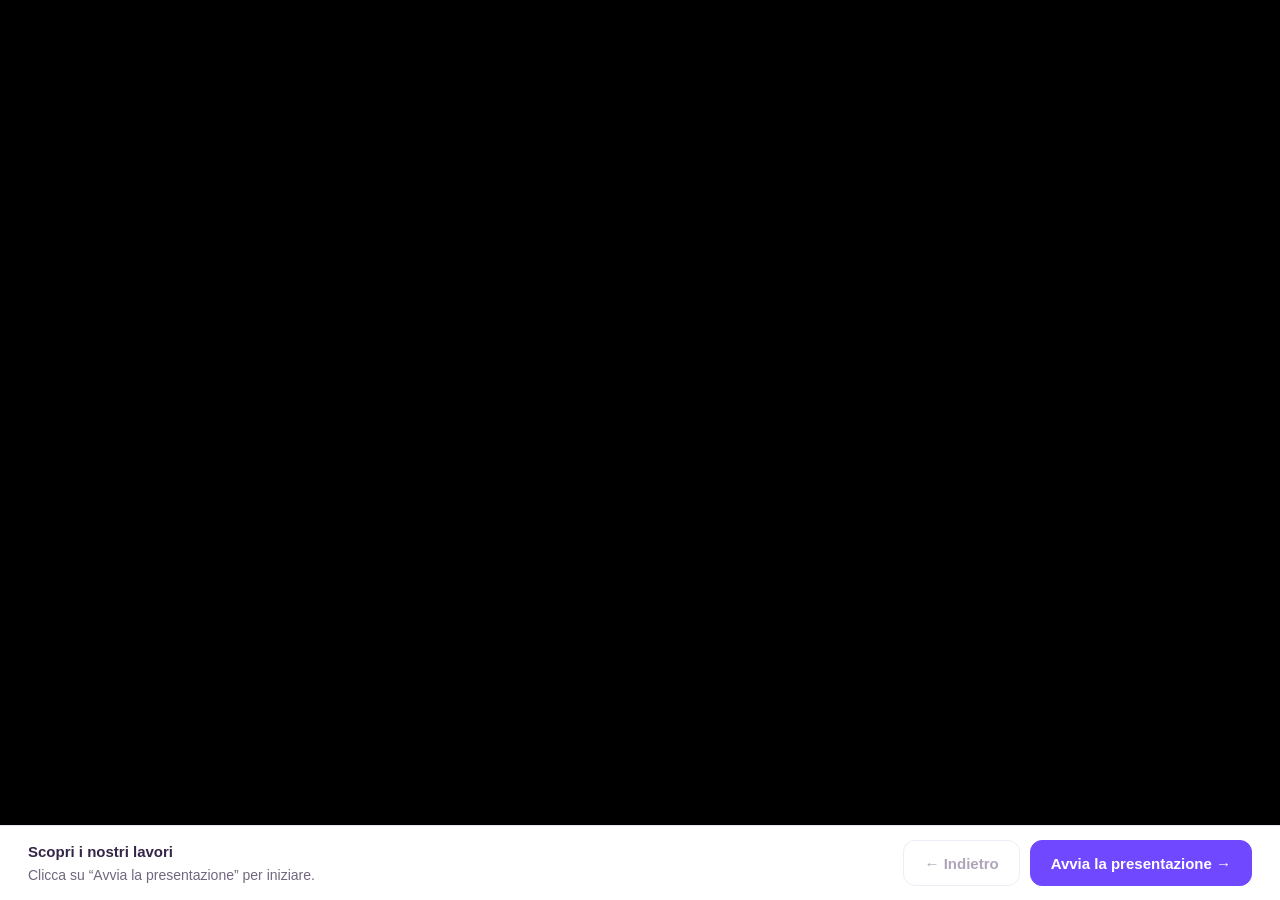
<file: presentazione-da-pc.html>
<!doctype html>
<html lang="it">
<head>
<meta charset="utf-8">
<meta name="viewport" content="width=device-width,initial-scale=1">
<title>Presentazione da PC — One Tech</title>
<style>
*{box-sizing:border-box}
html,body{width:100%;height:100%;margin:0;overflow:hidden;background:#fff;font-family:Arial,Helvetica,sans-serif;color:#262033}
body{display:flex;flex-direction:column;height:100dvh}
iframe{width:100%;flex:1;min-height:0;border:0;display:block}
.viewer-controls{flex:none;display:flex;align-items:center;justify-content:space-between;gap:20px;padding:14px 28px calc(14px + env(safe-area-inset-bottom));border-top:1px solid #e8e0f4;background:#fff;z-index:1}
.viewer-help{margin:0;line-height:1.45;font-size:14px;color:#71677e}
.viewer-help strong{display:block;color:#352647;font-size:15px;margin-bottom:2px}
.viewer-actions{display:flex;gap:10px;flex-shrink:0}
button{min-height:46px;border:1px solid #ded4ee;border-radius:12px;padding:0 20px;background:#fff;color:#4e3a65;font:600 15px Arial,Helvetica,sans-serif;cursor:pointer;touch-action:manipulation}
button.primary{background:#7048ff;border-color:#7048ff;color:#fff;min-width:210px}
button:hover:not(:disabled){background:#f5f0ff}
button.primary:hover:not(:disabled){background:#6037ee}
button:focus-visible{outline:3px solid #b59aff;outline-offset:3px}
button:disabled{opacity:.45;cursor:default}
@media(max-width:640px){.viewer-controls{padding:10px 14px calc(10px + env(safe-area-inset-bottom));gap:8px;flex-direction:column}.viewer-help{text-align:center;font-size:12px}.viewer-help strong{font-size:13px}.viewer-actions{width:100%;gap:8px}button{padding:0 12px;font-size:14px}button.primary{min-width:0;flex:1}}
@media(max-height:480px) and (min-width:641px){.viewer-controls{padding:8px 16px}.viewer-help{font-size:12px}.viewer-help strong{font-size:13px}button{min-height:40px}}
</style>
</head>
<body>
<iframe id="deck" src="presentazione.html?v=video-6" title="Presentazione da PC — One Tech" allow="autoplay; fullscreen" allowfullscreen></iframe>
<nav class="viewer-controls" aria-label="Comandi della presentazione">
<p class="viewer-help" id="viewerHelp" aria-live="polite"><strong>Scopri i nostri lavori</strong>Clicca su “Avvia la presentazione” per iniziare.</p>
<div class="viewer-actions">
<button id="viewerBack" type="button" disabled aria-controls="deck"><span aria-hidden="true">← </span>Indietro</button>
<button id="viewerNext" type="button" class="primary" disabled aria-controls="deck">Caricamento…</button>
</div>
</nav>
<script>
const frame=document.getElementById('deck');
const backButton=document.getElementById('viewerBack');
const nextButton=document.getElementById('viewerNext');
const help=document.getElementById('viewerHelp');
const architectureMode=new URLSearchParams(location.search).get('architecture');
if(['none','extended'].includes(architectureMode)){
 const url=new URL(frame.getAttribute('src'),location.href);
 url.searchParams.set('architecture',architectureMode);frame.src=url.href;
}
let ready=false,observer;
function setHelp(title,message){
 const key=title+'|'+message;if(help.dataset.message===key)return;
 help.dataset.message=key;const strong=document.createElement('strong');strong.textContent=title;
 help.replaceChildren(strong,document.createTextNode(message));
}
function syncControls(){
 if(!ready)return;
 const doc=frame.contentDocument;
 const scene=doc.getElementById('openingVideoScene');
 const video=doc.getElementById('openingVideo');
 const intro=scene&&!scene.hidden&&!scene.classList.contains('finishing');
 const playing=intro&&scene.classList.contains('playing');
 nextButton.disabled=false;
 backButton.disabled=!!intro&&!playing&&!(video&&video.currentTime>0);
 nextButton.textContent=intro?(playing?'Salta intro →':'Avvia la presentazione →'):'Avanti →';
 if(intro)setHelp('Scopri i nostri lavori',playing?'Il video è in riproduzione. Puoi guardarlo o saltare l’intro.':'Clicca su “Avvia la presentazione” per iniziare.');
 else setHelp('Esplora la presentazione','Usa Avanti e Indietro per vedere i nostri lavori. Puoi usare anche le frecce della tastiera.');
}
function navigate(direction){
 if(!ready)return;
 const win=frame.contentWindow;
 const scene=frame.contentDocument.getElementById('openingVideoScene');
 if(direction==='forward'&&scene&&!scene.hidden&&scene.classList.contains('playing')&&typeof win.finishOpeningVideo==='function')win.finishOpeningVideo();
 else if(typeof win[direction]==='function')win[direction]();
 syncControls();
}
frame.addEventListener('load',()=>{
 observer?.disconnect();
 ready=typeof frame.contentWindow.forward==='function';
 if(!ready){nextButton.disabled=true;backButton.disabled=true;nextButton.textContent='Non disponibile';setHelp('Presentazione non caricata','Ricarica la pagina per riprovare.');return}
 observer=new MutationObserver(syncControls);
 observer.observe(frame.contentDocument.body,{subtree:true,attributes:true,attributeFilter:['class','hidden']});
 syncControls();
});
nextButton.addEventListener('click',()=>navigate('forward'));
backButton.addEventListener('click',()=>navigate('backward'));
window.addEventListener('keydown',e=>{
 if(e.key==='ArrowRight'||e.key==='ArrowLeft'){e.preventDefault();if(!e.repeat)navigate(e.key==='ArrowRight'?'forward':'backward')}
});
</script>
</body>
</html>
</file>
<file: architecture-extended.css>
#architectureInteractive{position:fixed;inset:0;z-index:280;overflow:hidden;visibility:hidden;opacity:0;pointer-events:none;color:#2a1650;background:#fff;font-family:Inter,ui-sans-serif,-apple-system,BlinkMacSystemFont,"Segoe UI",Arial,sans-serif;transition:opacity .4s,visibility 0s .4s}
body.architecture-active #architectureInteractive{visibility:visible;opacity:1;pointer-events:auto;transition:opacity .4s}body.architecture-active #architectureScene{visibility:hidden!important}
#architectureExtended{position:absolute;left:50%;top:50%;width:1440px;height:900px;transform:translate(-50%,-50%) scale(var(--architecture-scale,1));transform-origin:center;overflow:visible}#architectureExtended *{box-sizing:border-box}
.ax-header{position:absolute;top:53px;left:105px;right:105px;text-align:center;z-index:3}.ax-header h1{font-size:65px;line-height:1.1;letter-spacing:-.055em;font-weight:650;margin:0 auto;max-width:1230px}
#axContent{position:absolute;left:96px;top:240px;width:1248px;height:600px;isolation:isolate}#axContent.ax-enter{animation:axSceneIn .8s cubic-bezier(.16,.84,.2,1) both}
.ax-diagram{position:absolute;inset:0;width:1248px;height:600px;overflow:visible;fill:none;stroke:#6f4dff;stroke-width:2;stroke-linecap:round;stroke-linejoin:round;pointer-events:none;z-index:1}
.ax-core-halo{position:absolute;left:474px;top:65px;width:300px;height:300px;border-radius:50%;z-index:0;background:radial-gradient(circle at 25% 22%,#fff 2%,#fff8 25%,#f3edff8a 58%,#e8e5ff66);border:1px solid #e6dcfa;box-shadow:0 0 0 14px #f9f7ff88,0 0 0 30px #f9fcff66,0 12px 60px #6951ca12,inset 0 -14px 28px #7054ff0b}
.ax-core-halo:before{content:"";position:absolute;inset:-35px;border-radius:50%;background:radial-gradient(ellipse at 28% 35%,#00cdcb35,transparent 62%),radial-gradient(ellipse at 72% 65%,#8a58ff40,transparent 65%);filter:blur(13px)}
.ax-core-sheen,.ax-core-orbit{position:absolute;border-radius:50%;pointer-events:none}.ax-core-sheen{inset:-9px;padding:3px;background:conic-gradient(from 10deg,transparent 5% 25%,#7d56fa55 35%,transparent 50% 68%,#00c9c877 80%,transparent 95%);-webkit-mask:linear-gradient(#000 0 0) content-box,linear-gradient(#000 0 0);-webkit-mask-composite:xor;mask-composite:exclude;animation:axSpin 20s linear infinite}.ax-core-orbit{inset:-30px;border:1px solid #bba9ee35;animation:axSpin 24s linear infinite reverse}.ax-core-orbit:after{content:"";position:absolute;left:50%;top:-4px;width:7px;height:7px;border-radius:50%;background:#8a63fa;box-shadow:0 0 14px #8a63fa66}
.ax-node{position:absolute;left:var(--x);top:calc(var(--y) - 78px);width:310px;text-align:center;z-index:2;opacity:0;visibility:hidden;transform:translateX(-50%) translateY(26px) scale(.93);transition:opacity .65s,transform .85s cubic-bezier(.16,.84,.2,1),visibility 0s .65s}
.ax-node.shown{opacity:1;visibility:visible;transform:translateX(-50%) translateY(0) scale(1);transition:opacity .65s,transform .85s cubic-bezier(.16,.84,.2,1),visibility 0s}
.ax-medallion{position:relative;width:156px;height:156px;margin:auto;border-radius:50%;display:grid;place-items:center;background:radial-gradient(circle at 28% 20%,#fff 0 14%,color-mix(in srgb,var(--accent) 10%,white) 65%,color-mix(in srgb,var(--accent) 18%,white));border:1px solid color-mix(in srgb,var(--accent) 16%,white);box-shadow:inset 0 1px 0 #fff,inset 0 -7px 22px color-mix(in srgb,var(--accent) 9%,transparent),0 17px 40px color-mix(in srgb,var(--accent) 13%,transparent),0 0 0 7px color-mix(in srgb,var(--accent) 4%,white);animation:axFloat 7.8s ease-in-out infinite;animation-delay:var(--drift);will-change:transform}
.ax-medallion:before{content:"";position:absolute;inset:10px;border:1px solid color-mix(in srgb,var(--accent) 16%,transparent);border-radius:50%}.ax-medallion:after{content:"";position:absolute;width:52px;height:8px;left:23px;top:15px;border-radius:50%;background:#fff;opacity:.85;transform:rotate(-32deg)}
.ax-ring{position:absolute;inset:-13px;padding:2px;border-radius:50%;background:conic-gradient(transparent 5% 20%,color-mix(in srgb,var(--accent) 55%,white) 32%,transparent 45% 67%,color-mix(in srgb,var(--accent) 38%,white) 80%,transparent 95%);-webkit-mask:linear-gradient(#000 0 0) content-box,linear-gradient(#000 0 0);-webkit-mask-composite:xor;mask-composite:exclude;animation:axSpin 16s linear infinite;animation-delay:var(--drift)}
.ax-satellite{position:absolute;inset:-24px;border-radius:50%;border:1px solid color-mix(in srgb,var(--accent) 10%,transparent);animation:axSpin 22s linear infinite reverse}.ax-satellite:before{content:"";position:absolute;top:-3px;left:50%;width:5px;height:5px;border-radius:50%;background:var(--accent);box-shadow:0 0 10px color-mix(in srgb,var(--accent) 40%,transparent)}
.ax-icon{width:91px;height:91px;color:var(--accent);position:relative;z-index:1}.ax-icon svg{width:100%;height:100%;fill:none;stroke:currentColor;stroke-width:4;stroke-linecap:round;stroke-linejoin:round}.ax-caption{margin-top:24px}.ax-node h2{font-size:34px;line-height:1.1;letter-spacing:-.035em;margin:0 0 10px;font-weight:650;text-align:center}.ax-node p{font-size:24px;line-height:1.2;color:#796b8d;margin:0 auto;max-width:295px;text-align:center}
.ax-flow,.ax-orbit-system,.ax-agent,.ax-seal,.ax-letter,.ax-storage-tier{opacity:0;transition:opacity .8s}.ax-flow.shown,.ax-orbit-system.shown,.ax-agent.shown,.ax-seal.shown,.ax-letter.shown,.ax-storage-tier.shown{opacity:1}
.ax-flow-aura{stroke:currentColor;stroke-width:22;opacity:.18;filter:url(#axFog)}.ax-flow-strand{stroke:currentColor;stroke-width:1.4;opacity:.34}.ax-flow-strand.strand-1{stroke-width:3;opacity:.3}.ax-flow-light{stroke:currentColor;stroke-width:2.2;stroke-dasharray:18 54;opacity:.65;animation:axFlow 8s linear infinite}.ax-traveller rect,.ax-orbit-token rect{fill:#fff;stroke:currentColor;stroke-width:1.5}.ax-traveller path,.ax-orbit-token path{stroke:currentColor;stroke-width:1.5}.ax-packet{fill:currentColor;stroke:#fff;stroke-width:1.5}
.ax-system-ring{stroke:#cabbed;stroke-width:1;opacity:.3}.ax-orbit-track{stroke:#9d7de4;stroke-width:1;opacity:.2}.ax-orbit-comet{stroke:#9871e0;stroke-width:1.5;stroke-dasharray:80 1150;opacity:.5;animation:axFlow 32s linear infinite}.ax-orbit-token{color:#9974dd;opacity:.7}
.ax-solid-hero{fill:url(#axInk);stroke:#8354e9;stroke-width:1;filter:drop-shadow(0 14px 18px #704ed824)}.ax-hero-glyph{fill:none;stroke:#fff;stroke-width:3.6;stroke-linecap:round;stroke-linejoin:round}.ax-white-mark,.ax-control-code path{stroke:#fff;stroke-width:8;fill:none}.ax-chip-wire{stroke:#9b80e9;stroke-width:7}
.ax-number{fill:#fff;stroke:none;font-size:92px;font-weight:550;text-anchor:middle;font-family:inherit;letter-spacing:-.07em}.ax-agent circle{fill:currentColor;stroke:#fff;stroke-width:3}.ax-agent path{stroke:currentColor;opacity:.38;stroke-width:2}
.ax-world{fill:#eaf9fc;stroke:#80c3d8;stroke-width:1.5}.ax-world ellipse,.ax-world path:not(.ax-world-land){fill:none;stroke:#8bd0dd;opacity:.65}.ax-world-land{fill:#aadad8;stroke:none}.ax-world{animation:axWorldBreathe 6s ease-in-out infinite;transform-box:fill-box;transform-origin:center}
.ax-sheet{fill:#fff;stroke:#bba7e8;stroke-width:2}.ax-sheet-back{fill:#eee8fb;stroke:#d5c9ee;stroke-width:1.5}.ax-paper-lines{stroke:#a995d3;stroke-width:5}.ax-paper-fold{stroke:#bba7e8;fill:#f0eafa;stroke-width:2}.ax-scan-beam{stroke:#00bdc0;stroke-width:3;opacity:.6;animation:axScan 4.5s ease-in-out infinite}
.ax-seal circle{fill:#e9fff7;stroke:#4acba2;stroke-width:2}.ax-seal path{stroke:#22ae7b;stroke-width:5}.ax-network-person .ax-hero-glyph,.ax-human .ax-hero-glyph{stroke:#7b52d6;stroke-width:3.2}
.ax-gauge-track{fill:none;stroke:#ebe5f7;stroke-width:21}.ax-gauge-progress{fill:none;stroke:#8d58ed;stroke-width:21;stroke-dasharray:722;stroke-dashoffset:722;transform-origin:624px 215px;transform:rotate(-90deg);transition:stroke-dashoffset 1.8s cubic-bezier(.16,.84,.2,1)}.ax-gauge-progress.shown{stroke-dashoffset:140}.ax-score{fill:#6841b3;stroke:none;font-size:66px;font-weight:650;text-anchor:middle;font-family:inherit;letter-spacing:-.05em}.ax-score-ticks{stroke:#bba4e3;stroke-width:3}
.ax-envelope{fill:#f3edff;stroke:#b398e0;stroke-width:2}.ax-envelope-front{fill:#e9ddfa;stroke:#b398e0;stroke-width:2}.ax-envelope-fold{stroke:#b398e0;stroke-width:2}.ax-letter{transform:translateY(30px);transition:opacity .8s,transform 1.1s}.ax-letter.shown{transform:translateY(0)}
.ax-storage-body{fill:#e8ddfa;stroke:#baa2df;stroke-width:1.5}.ax-storage-lid{fill:#fff;stroke:#baa2df;stroke-width:1.5}.ax-storage-led{fill:#00c8bd;stroke:none}.ax-storage-tier{transform:translateY(-15px);transition:opacity .7s,transform .8s}.ax-storage-tier.shown{transform:translateY(0)}
.ax-cloud-disc{fill:#ecf8ff;stroke:#afd9f9}.ax-cloud-mark{fill:#1da6e7;stroke:none}.ax-salesforce{fill:#fff;stroke:none;text-anchor:middle;font-family:inherit;font-size:26px;font-weight:600;letter-spacing:-.02em}.ax-bridge{stroke:#dbcaee;stroke-width:2;stroke-dasharray:5 10}
[data-layout=journey] .ax-node:nth-of-type(2) .ax-medallion{background:#6f4dff;border-color:#6f4dff}[data-layout=journey] .ax-node:nth-of-type(2) .ax-icon{color:#fff}
[data-layout=gateways] .ax-medallion,[data-layout=handoff] .ax-medallion,[data-layout=search] .ax-medallion,[data-layout=journey] .ax-medallion{width:186px;height:186px}[data-layout=gateways] .ax-node,[data-layout=handoff] .ax-node,[data-layout=search] .ax-node,[data-layout=journey] .ax-node{top:calc(var(--y) - 93px)}
@keyframes axSpin{to{transform:rotate(360deg)}}@keyframes axFloat{0%,100%{transform:translateY(0)}50%{transform:translateY(-10px)}}@keyframes axFlow{to{stroke-dashoffset:-720}}@keyframes axScan{0%,100%{transform:translateY(0);opacity:.2}50%{transform:translateY(142px);opacity:.8}}@keyframes axWorldBreathe{0%,100%{transform:scale(1)}50%{transform:scale(1.025)}}@keyframes axSceneIn{from{opacity:0;transform:translateY(18px)}to{opacity:1;transform:translateY(0)}}
@media(prefers-reduced-motion:reduce){#axContent,.ax-medallion,.ax-ring,.ax-satellite,.ax-core-sheen,.ax-core-orbit,.ax-flow-light,.ax-orbit-comet,.ax-scan-beam,.ax-world{animation:none}.ax-node,.ax-flow,.ax-agent,.ax-orbit-system,.ax-seal,.ax-letter,.ax-storage-tier,.ax-gauge-progress{transition:none}.ax-traveller,.ax-orbit-token,.ax-packet{display:none}}
/* Stage graphics and narration occupy separate, non-overlapping regions. */
#axContent .ax-diagram{height:400px;width:1248px;overflow:visible}
#axContent .ax-node{left:0;top:433px;width:1248px;min-height:145px;transform:none;background:#fff;text-align:center;padding:16px 75px;z-index:5;transition:opacity .35s,visibility 0s .35s}
#axContent .ax-node.shown:not(.active){opacity:0;visibility:hidden;transform:none}
#axContent .ax-node.active{opacity:1;visibility:visible;transform:none;transition:opacity .45s,visibility 0s}
#axContent .ax-caption{margin:0;background:#fff}
#axContent .ax-caption h2{font-size:43px;font-weight:650;line-height:1.1;letter-spacing:-.04em;margin:0 0 12px;background:#fff}
#axContent .ax-caption p{font-size:29px;line-height:1.25;max-width:1080px;background:#fff;color:#77648c}
.ax-header{background:#fff}
.ax-build{opacity:0;transition:opacity .8s}.ax-build.shown{opacity:1}
.ax-float-disc{animation:axFloat 7.8s ease-in-out infinite;transform-box:fill-box;transform-origin:center}.ax-disc-aura{fill:currentColor;opacity:.045;stroke:currentColor;stroke-width:1}.ax-disc{fill:url(#axGlass);stroke:currentColor;stroke-opacity:.2;stroke-width:1.5;filter:drop-shadow(0 14px 18px #6246a312)}.ax-disc-ring{fill:none;stroke:currentColor;stroke-width:1.5;stroke-opacity:.23;stroke-dasharray:85 40 100 500;animation:axFlow 40s linear infinite}
.ax-ink-glyph{color:#7650cf}.ax-ink-glyph .ax-hero-glyph{stroke:currentColor;stroke-width:3.5}.ax-float-disc .ax-ink-glyph{color:inherit}
.ax-data-paper rect{fill:#fff;stroke:currentColor;stroke-opacity:.35;stroke-width:2;filter:drop-shadow(0 10px 15px #8260b514)}.ax-data-paper path{stroke:currentColor;stroke-opacity:.55;stroke-width:4;fill:none}
.ax-redact-line{stroke:#308bea;stroke-width:12;stroke-linecap:butt}.ax-return-arrow{stroke:#00bfc2;stroke-width:3}.ax-branch{stroke:#308bea;stroke-dasharray:5 9;opacity:.22}
.ax-portal rect:first-child{fill:#f8f5ff;stroke:#c5b1ed;stroke-width:2;filter:drop-shadow(0 15px 20px #6246a316)}.ax-portal rect+rect{fill:#fff;stroke:#e1d5f5;stroke-width:1}.ax-tool-portal rect:first-child{fill:#edfcfc;stroke:#9fdddd}.ax-tool-portal rect+rect{stroke:#d1eeee}
.ax-company{fill:#fff;stroke:currentColor;stroke-width:2.5;filter:drop-shadow(0 10px 14px #8260b510)}.ax-company path+path{fill:none;stroke-width:5;opacity:.5}.ax-dotted-link{stroke:#308bea;stroke-width:3;stroke-dasharray:5 10;animation:axFlow 18s linear infinite}.ax-check-link{stroke:#23a777;stroke-width:3}
.ax-sector-bars{stroke:#8060d5;stroke-width:18;stroke-linecap:round}.ax-need-radar{stroke:#00bfc2;stroke-width:2;fill:none}.ax-need-radar circle+circle{stroke-dasharray:8 7;animation:axFlow 24s linear infinite}
.ax-send-plane{fill:#e7f9f5;stroke:#23a777;stroke-width:2;animation:axPlane 7s ease-in-out infinite;transform-box:fill-box;transform-origin:center}.ax-boundary{stroke:#d0c1e8;stroke-width:2;stroke-dasharray:4 11}.ax-citation{stroke:none;fill:#00bfc2}
.ax-audit-line{stroke:#dcd0ee;stroke-width:3}.ax-audit-dot{fill:#308bea;stroke:#fff;stroke-width:3}.ax-audit-record{stroke:#9bc6ea;stroke-width:7}
.ax-map-panel{fill:#f6fbff;stroke:#9ecce2;stroke-width:2;filter:drop-shadow(0 12px 18px #6b91b515)}.ax-map-pin{fill:#308bea;stroke:#fff;stroke-width:3}.ax-map-pin circle{fill:#fff;stroke:none}.ax-opportunity-card{fill:#fff;stroke:#cbb9e8;stroke-width:2;filter:drop-shadow(0 16px 25px #7357ab1a)}
.ax-vault-panel{fill:#f5f0fc;stroke:#bca4dc;stroke-width:2}.ax-vault-panel rect+rect{fill:#fff}.ax-vault-panel circle{fill:#f5f0fc}.ax-vault-panel path{fill:none;stroke:#9573c9;stroke-width:5}
[data-layout=orbit] .ax-solid-hero{fill:#fff;stroke:#d7c8ef;filter:none}[data-layout=orbit] .ax-number{fill:#6f4dff}
@keyframes axPlane{0%,100%{transform:translate(0,0) rotate(0)}50%{transform:translate(12px,-12px) rotate(-3deg)}}
@media(prefers-reduced-motion:reduce){.ax-build,.ax-node{transition:none}.ax-float-disc,.ax-disc-ring,.ax-dotted-link,.ax-send-plane{animation:none}}


.ax-score{font-size:60px;letter-spacing:0}

/* Colored light belongs to graphics; title and narration remain on white. */
.ax-flow-aura{stroke-width:30;opacity:.29}
.ax-flow-strand{stroke-width:1.8;opacity:.48}
.ax-flow-light{stroke-width:2.6;opacity:.86;filter:drop-shadow(0 0 3px currentColor)}
.ax-traveller{filter:drop-shadow(0 0 4px color-mix(in srgb,currentColor 46%,transparent))}
.ax-traveller rect{stroke-width:1.7}
.ax-disc-aura{opacity:.13;stroke:none;filter:blur(12px)}
.ax-disc{stroke-opacity:.3;filter:drop-shadow(0 14px 20px #6246a31a)}
.ax-disc-ring{stroke-opacity:.5;stroke-width:1.8;filter:drop-shadow(0 0 4px color-mix(in srgb,currentColor 38%,transparent))}
.ax-disc-reflection{fill:none;stroke:#fff;stroke-width:4;stroke-linecap:round;opacity:.95}
.ax-agent-halo{fill:none;stroke:url(#axAgentGlow);stroke-width:13;opacity:.22;filter:blur(8px)}
.ax-agent circle{filter:drop-shadow(0 0 5px color-mix(in srgb,currentColor 48%,transparent))}
.ax-orbit-comet{stroke-width:2;opacity:.65;filter:drop-shadow(0 0 4px #9671e066)}
.ax-portal rect:first-child{filter:drop-shadow(0 0 17px #8e62fa30) drop-shadow(0 15px 20px #6246a314)}
.ax-tool-portal rect:first-child{filter:drop-shadow(0 0 17px #00cdcb30) drop-shadow(0 15px 20px #437c9214)}
.ax-data-paper rect{stroke-opacity:.55;filter:drop-shadow(0 0 8px color-mix(in srgb,currentColor 18%,transparent)) drop-shadow(0 10px 15px #8260b514)}
.ax-company{filter:drop-shadow(0 0 9px color-mix(in srgb,currentColor 16%,transparent)) drop-shadow(0 10px 14px #8260b510)}
.ax-scan-beam{filter:drop-shadow(0 0 6px #00bdc077)}
.ax-cloud-disc{filter:drop-shadow(0 0 17px #1da6e724)}
.ax-gauge-progress{filter:drop-shadow(0 0 6px #8d58ed4d)}
.ax-seal circle{filter:drop-shadow(0 0 8px #22ae7b30)}
.ax-map-pin{filter:drop-shadow(0 0 7px #308bea38)}
.ax-storage-led{filter:drop-shadow(0 0 5px #00c8bd99)}

.ax-scene-backdrop{pointer-events:none}
.ax-back-trace{fill:none;stroke:#b699ee;stroke-width:1.5;opacity:.45;stroke-linecap:round;stroke-linejoin:round}
.ax-back-trace.cyan,.ax-back-outline.cyan,.ax-back-ring.cyan{stroke:#67cdd4}
.ax-back-panel{fill:url(#axBgWash);stroke:#cab5ee;stroke-width:1.5;stroke-opacity:.38}
.ax-back-outline{fill:none;stroke:#bba0e9;stroke-width:1.2;opacity:.38}
.ax-back-ring{fill:none;stroke:#bba0e9;stroke-width:1.2;opacity:.3;stroke-dasharray:2 7}
.ax-back-star{fill:none;stroke:#a482e2;stroke-width:1.5;opacity:.65;stroke-linecap:round}
.ax-back-star.cyan{stroke:#51c6d1}
.ax-back-pad{fill:#fff;stroke:#ad8ddd;stroke-width:1.3;opacity:.7}
.ax-back-pad.cyan{stroke:#61c6d0}
.ax-back-hex{fill:#f8f4ff;stroke:#bea6e6;stroke-width:1.2;opacity:.5}
.ax-back-hex.cyan{fill:#effcfc;stroke:#91d3d7}
.ax-back-grid{fill:none;stroke:#cfbfeb;stroke-width:1;opacity:.26}
.ax-back-tick{fill:none;stroke:#b99ae9;stroke-width:1.2;opacity:.4}
.ax-back-chart-fill{fill:url(#axBgWash);stroke:none;opacity:.8}
.ax-back-cutout{fill:#fff;stroke:none}
.ax-back-comet{fill:none;stroke:#a983ee;stroke-width:2;opacity:.65;stroke-dasharray:16 88;animation:axBackdropSignal 16s linear infinite;filter:drop-shadow(0 0 4px #a983ee55)}
.ax-back-comet.cyan{stroke:#4cc8d2;filter:drop-shadow(0 0 4px #4cc8d255)}
@keyframes axBackdropSignal{to{stroke-dashoffset:-624}}
@media(prefers-reduced-motion:reduce){.ax-back-comet{animation:none}}

.ax-back-aura{stroke:none}

.ax-brand-bloom{fill:url(#axBrandAura);stroke:none;filter:blur(9px)}
.ax-brand-disc{fill:url(#axBrandPlate);stroke:#dcd0fb;stroke-width:1.3;filter:drop-shadow(0 12px 20px #7054ce24) drop-shadow(0 0 13px #8761f73d)}
.ax-brand-inner{fill:none;stroke:#fff;stroke-width:1.4;opacity:.85}
.ax-brand-orbit{fill:none;stroke:url(#axBrandRing);stroke-width:2.4;stroke-dasharray:84 32 63 368;filter:drop-shadow(0 0 4px #8d64f855);animation:axBrandLight 20s linear infinite}
.ax-brand-glint{fill:none;stroke:#fff;stroke-width:4;stroke-linecap:round;opacity:.92}
.ax-brand-symbol{filter:drop-shadow(0 0 9px #7148ff66)}
.ax-brand-satellite circle{fill:#00cbd0;stroke:#fff;stroke-width:1;filter:drop-shadow(0 0 5px #00cbd099)}
@keyframes axBrandLight{to{stroke-dashoffset:-547}}
@media(prefers-reduced-motion:reduce){.ax-brand-orbit{animation:none}.ax-brand-satellite{display:none}}
</file>
<file: architecture-scene.css>
#architectureInteractive{position:fixed;inset:0;z-index:280;background:radial-gradient(ellipse at 51% 40%,#eee5ff 0,#faf8ff 58%,#f6fbff 100%);overflow:hidden;visibility:hidden;opacity:0;pointer-events:none;transition:opacity .45s,visibility 0s .45s;color:#342246;font-family:Inter,ui-sans-serif,-apple-system,BlinkMacSystemFont,"Segoe UI",Arial,sans-serif}
body.architecture-active #architectureInteractive{visibility:visible;opacity:1;pointer-events:auto;transition:opacity .45s}
body.architecture-active #architectureScene{visibility:hidden!important}
#architectureCanvas{position:absolute;left:50%;top:50%;width:1440px;height:900px;transform:translate(-50%,-50%) scale(var(--architecture-scale,1));transform-origin:center;overflow:hidden}
#architectureCanvas *{box-sizing:border-box}
.arch-header{position:absolute;left:80px;right:80px;top:48px}
.arch-eyebrow{font-size:22px;letter-spacing:.13em;color:#765f9a;font-weight:650}
.arch-header h1{font-size:64px;line-height:1.08;letter-spacing:-.05em;margin:17px 0 14px;font-weight:680}
.arch-header p{font-size:32px;line-height:1.2;margin:0;color:#765f9a}
#architectureProgress{position:absolute;right:0;top:0;font-size:23px;color:#765f9a;font-variant-numeric:tabular-nums}
.arch-nodes{position:absolute;left:80px;top:258px;display:grid;grid-template-columns:repeat(5,224px);gap:36px}
.arch-node{height:320px;background:#ffffffed;border:2px solid #e2d8ef;border-radius:30px;position:relative;padding:26px 12px;text-align:center;box-shadow:0 12px 35px #5a317208;color:var(--node-color)}
.arch-node-number{position:absolute;top:15px;left:17px;font-size:22px;font-weight:650;opacity:.65}
.arch-icon{width:88px;height:88px;margin:0 auto 20px}
.arch-icon svg,.arch-capability svg,.arch-foundation svg,.arch-governance svg{width:100%;height:100%;fill:none;stroke:currentColor;stroke-width:4;stroke-linecap:round;stroke-linejoin:round}
.arch-node h2{font-size:30px;letter-spacing:-.035em;line-height:1.1;margin:0 0 15px;color:#342246}
.arch-node p{font-size:24px;line-height:1.2;margin:0;color:#6b587e}
.arch-tech{font-size:21px;line-height:1.25;margin-top:16px;color:#765f9a}
.arch-score{font-size:42px;line-height:1;margin-top:18px;font-weight:700}
.arch-flow{position:absolute;inset:0;width:1440px;height:900px;pointer-events:none}
.arch-flow>path{fill:none;stroke:#aa95d2;stroke-width:4;marker-end:url(#archArrow)}
.arch-capabilities{position:absolute;left:80px;top:604px;width:1264px;display:grid;grid-template-columns:repeat(4,1fr);gap:20px}
.arch-capability{display:flex;align-items:center;gap:16px;padding:18px 20px;background:#ece3fc;border:2px solid transparent;border-radius:22px;height:102px;color:#7048e8}
.arch-capability svg{width:52px;height:52px;flex:none}
.arch-capability h3{font-size:28px;line-height:1.15;letter-spacing:-.03em;font-weight:650;margin:0;color:#503477}
.arch-foundation,.arch-governance{position:absolute;left:80px;width:1264px;height:62px;display:flex;align-items:center;gap:22px;font-size:28px;letter-spacing:-.02em;border-top:2px solid #ded2ee;padding-top:14px}
.arch-foundation{top:735px;color:#387d83}.arch-governance{top:813px;color:#7654a7}
.arch-foundation svg,.arch-governance svg{width:38px;height:38px;flex:none}
.arch-foundation span,.arch-governance span{margin-left:auto;color:#6b587e;font-size:27px}
.arch-reveal{opacity:0;transform:translateY(18px);visibility:hidden;transition:opacity .65s,transform .65s,visibility 0s .65s,border-color .3s,box-shadow .3s}
.arch-reveal.shown{opacity:1;transform:translateY(0);visibility:visible;transition:opacity .65s,transform .65s,visibility 0s,border-color .3s,box-shadow .3s}
.arch-node.active{border-color:var(--node-color);box-shadow:0 0 0 7px #7048e811,0 15px 45px #7048e81c}
.arch-capability.active{border-color:#7048e8;background:#e5d7ff;box-shadow:0 0 0 5px #7048e80c}
@media(prefers-reduced-motion:reduce){.arch-reveal,#architectureInteractive{transition:none}}
</file>
